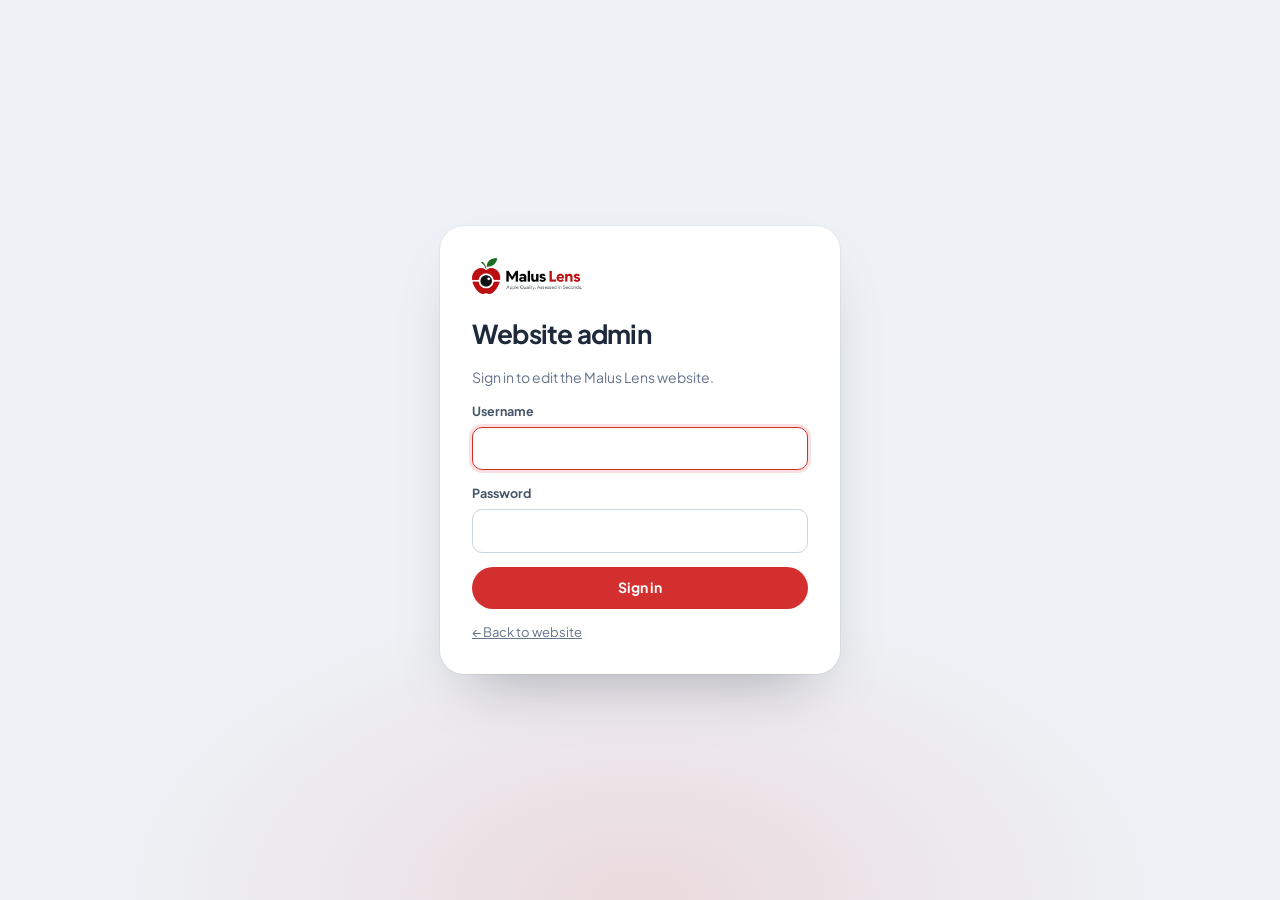
<file: admin/index.html>
<!doctype html>
<html lang="en">
<head>
  <meta charset="utf-8" />
  <meta name="viewport" content="width=device-width, initial-scale=1" />
  <meta name="robots" content="noindex, nofollow" />
  <title>Admin · Malus Lens</title>
  <link rel="icon" type="image/png" href="/images/brand/favicon-64.png" />
  <link rel="preconnect" href="https://fonts.googleapis.com" />
  <link rel="preconnect" href="https://fonts.gstatic.com" crossorigin />
  <link href="https://fonts.googleapis.com/css2?family=Plus+Jakarta+Sans:wght@400;500;600;700;800&display=swap" rel="stylesheet" />
  <link rel="stylesheet" href="/admin/admin.css?v=2" />
</head>
<body>
  <!-- login -->
  <main class="login" id="login" hidden>
    <form class="login__card" id="login-form" novalidate>
      <img src="/images/brand/malus-lens-logo.png" alt="Malus Lens" class="login__logo" />
      <h1>Website admin</h1>
      <p class="muted">Sign in to edit the Malus Lens website.</p>
      <label class="field"><span>Username</span><input name="username" autocomplete="username" required /></label>
      <label class="field"><span>Password</span><input name="password" type="password" autocomplete="current-password" required /></label>
      <p class="err" role="alert" id="login-err"></p>
      <button class="btn btn--red btn--block" type="submit">Sign in</button>
      <a class="muted small" href="/">← Back to website</a>
    </form>
  </main>

  <!-- editor -->
  <div class="app" id="app" hidden>
    <header class="bar">
      <a class="bar__brand" href="/" target="_blank" rel="noopener"><img src="/images/brand/malus-lens-icon.png" alt="" /><b>Malus Lens</b><span>Website admin</span></a>
      <div class="seg" role="group" aria-label="Preview size">
        <button type="button" data-view="desktop" aria-pressed="true" title="Desktop preview"><svg viewBox="0 0 24 24"><rect x="3" y="4" width="18" height="12" rx="2"/><path d="M8 20h8M12 16v4"/></svg></button>
        <button type="button" data-view="mobile" aria-pressed="false" title="Phone preview"><svg viewBox="0 0 24 24"><rect x="7" y="3" width="10" height="18" rx="2.5"/><path d="M11 18h2"/></svg></button>
      </div>
      <span class="status" id="status" aria-live="polite">All changes published</span>
      <div class="bar__act">
        <button class="btn btn--ghost btn--sm" type="button" id="discard" disabled>Discard changes</button>
        <button class="btn btn--red btn--sm" type="button" id="publish" disabled>Publish</button>
        <button class="icon" type="button" id="logout" title="Log out" aria-label="Log out"><svg viewBox="0 0 24 24"><path d="M14 4h4a2 2 0 0 1 2 2v12a2 2 0 0 1-2 2h-4"/><path d="M10 16l-4-4 4-4M6 12h10"/></svg></button>
      </div>
    </header>
    <div class="work">
      <section class="stage" aria-label="Live preview">
        <p class="hint">Click any text in the preview to type over it. Click a photo to replace it. Lists marked <b>Edit in side panel</b> open their editor on the right.</p>
        <div class="frame" id="frame-wrap"><iframe id="frame" title="Website preview"></iframe></div>
      </section>
      <aside class="panel" aria-label="Editor">
        <nav class="tabs" role="tablist">
          <button role="tab" data-tab="text" aria-selected="true">Text</button>
          <button role="tab" data-tab="photos" aria-selected="false">Photos</button>
          <button role="tab" data-tab="testimonials" aria-selected="false">Testimonials</button>
          <button role="tab" data-tab="figures" aria-selected="false">Figures</button>
          <button role="tab" data-tab="cards" aria-selected="false">Cards</button>
          <button role="tab" data-tab="contact" aria-selected="false">Contact</button>
        </nav>
        <div class="pane" id="pane" role="tabpanel"></div>
      </aside>
    </div>
  </div>
  <input type="file" id="file" accept="image/jpeg,image/png,image/webp" hidden />
  <div class="toast" id="toast" role="status" aria-live="polite"></div>
  <script src="/admin/admin.js?v=2"></script>
</body>
</html>
</file>
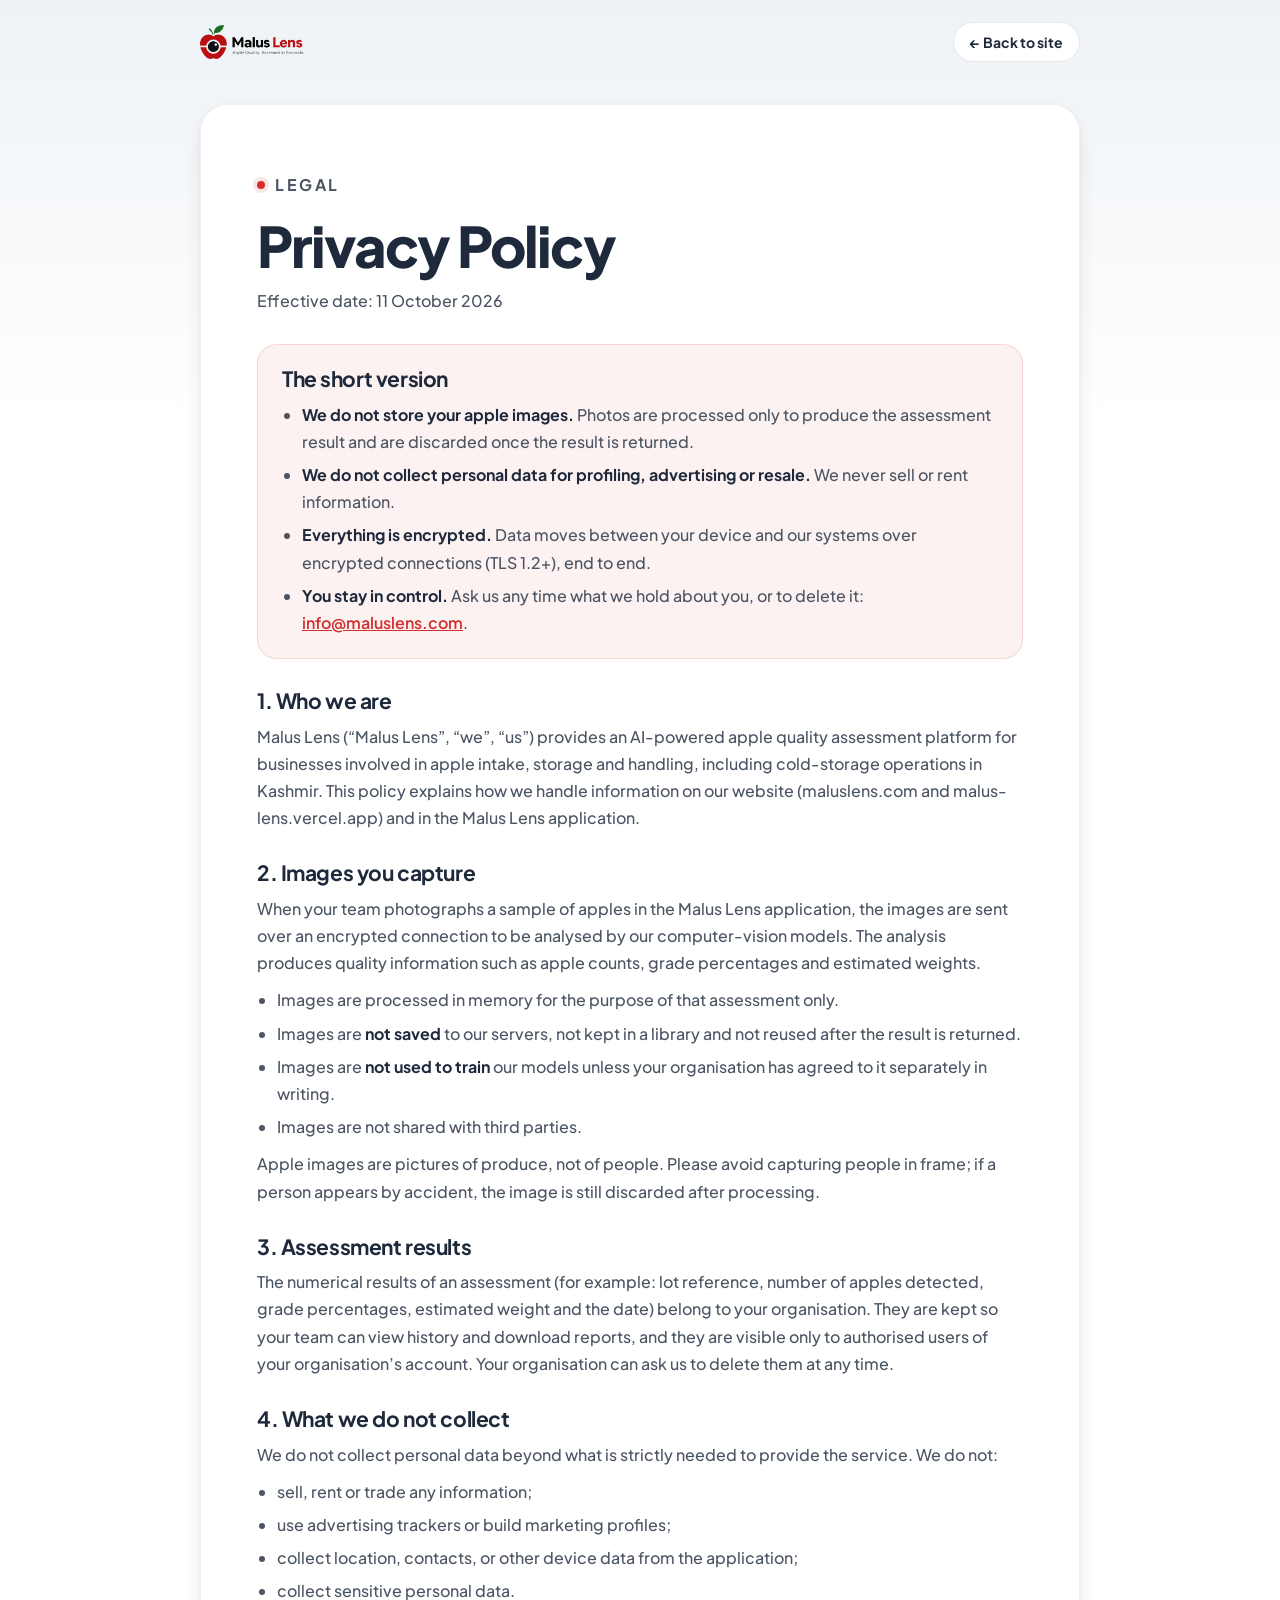
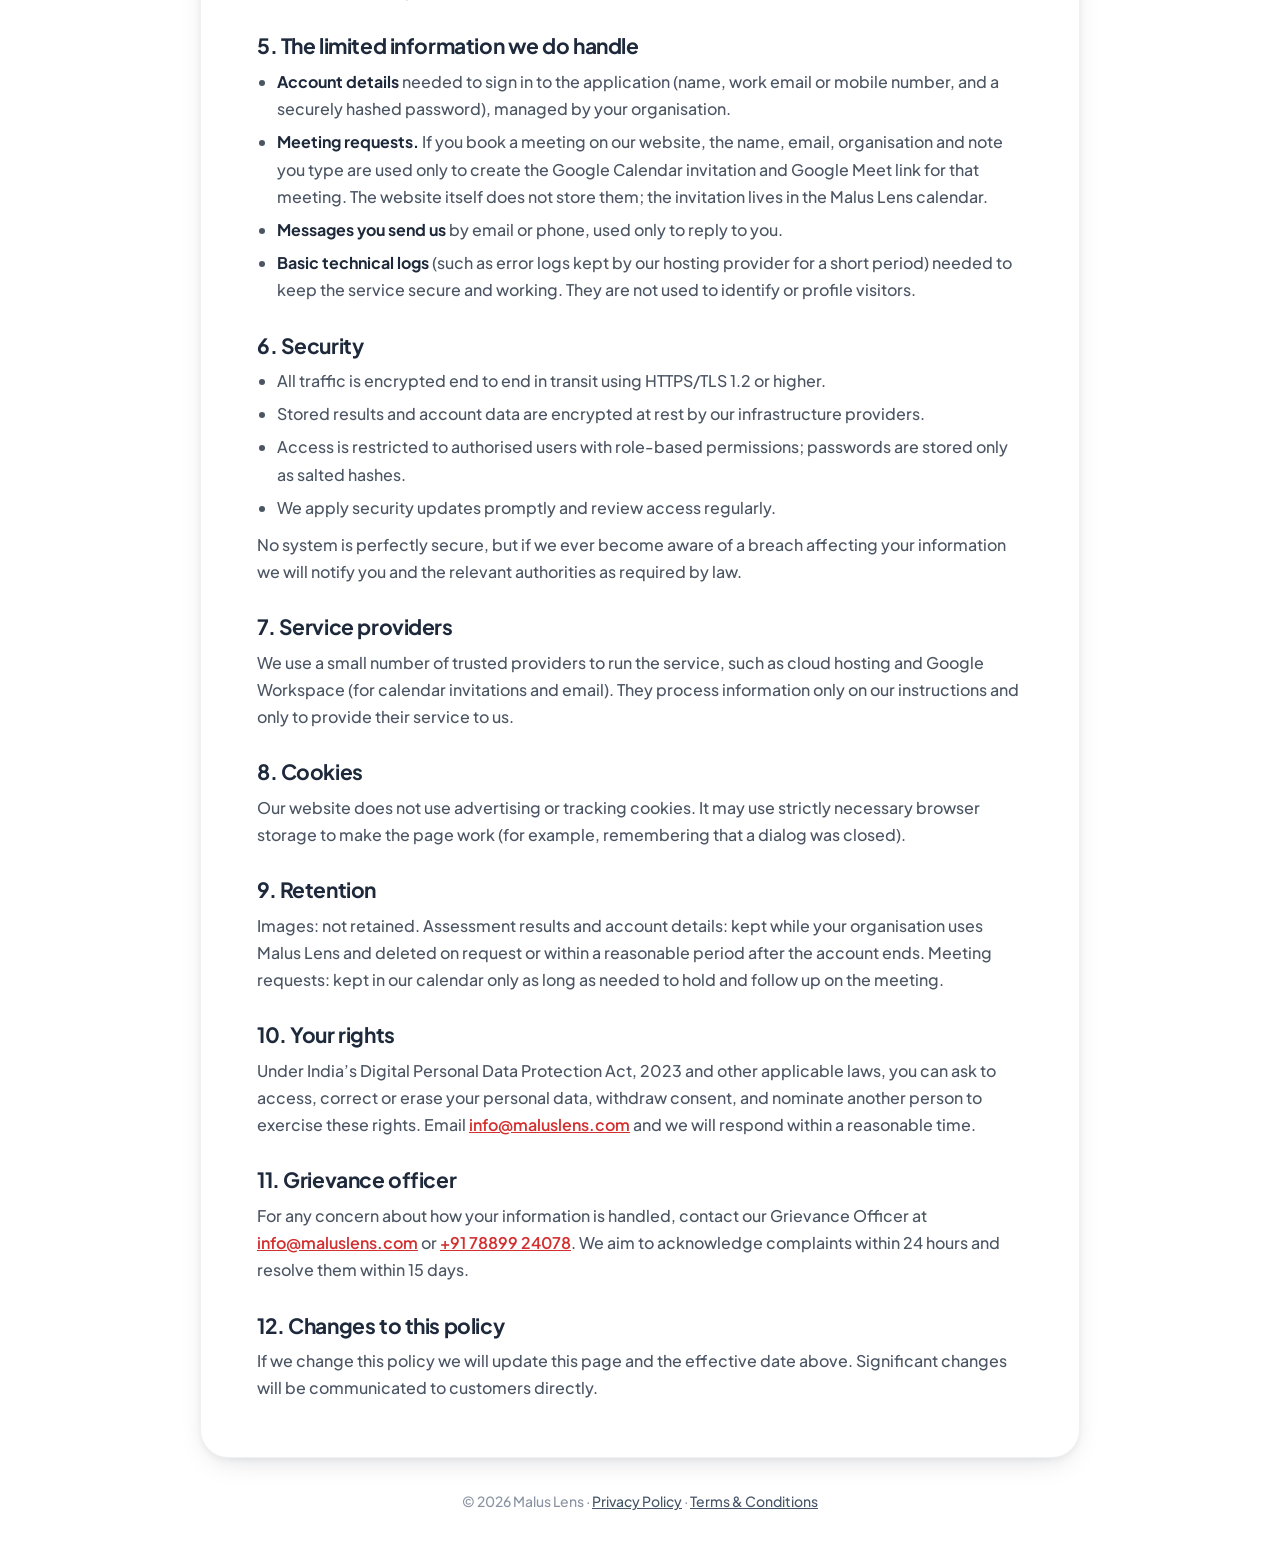
<file: privacy.html>
<!doctype html>
<html lang="en">
<head>
  <meta charset="utf-8" />
  <meta name="viewport" content="width=device-width, initial-scale=1" />
  <title>Privacy Policy · Malus Lens</title>
  <meta name="description" content="How Malus Lens handles images and information. We do not store apple images, we do not sell data, and everything is encrypted in transit." />
  <link rel="icon" type="image/png" href="images/brand/favicon-64.png" />
  <link rel="preconnect" href="https://fonts.googleapis.com" />
  <link rel="preconnect" href="https://fonts.gstatic.com" crossorigin />
  <link href="https://fonts.googleapis.com/css2?family=Instrument+Serif:ital@0;1&family=Plus+Jakarta+Sans:wght@300;400;500;600;700;800&display=swap" rel="stylesheet" />
  <link rel="stylesheet" href="css/styles.css?v=60" />
  <link rel="stylesheet" href="css/v2.css?v=60" />
  <link rel="stylesheet" href="css/extras.css?v=60" />
</head>
<body class="legal-page">
  <header class="legal-nav">
    <a href="index.html" class="legal-nav__logo"><img src="images/brand/malus-lens-logo.png" alt="Malus Lens" width="1535" height="504" /></a>
    <a href="index.html" class="btn btn--ghost btn--sm">← Back to site</a>
  </header>

  <main class="legal">
    <p class="label">Legal</p>
    <h1>Privacy Policy</h1>
    <p class="legal__meta">Effective date: 11 October 2026</p>

    <div class="legal__summary">
      <h2>The short version</h2>
      <ul>
        <li><b>We do not store your apple images.</b> Photos are processed only to produce the assessment result and are discarded once the result is returned.</li>
        <li><b>We do not collect personal data for profiling, advertising or resale.</b> We never sell or rent information.</li>
        <li><b>Everything is encrypted.</b> Data moves between your device and our systems over encrypted connections (TLS 1.2+), end to end.</li>
        <li><b>You stay in control.</b> Ask us any time what we hold about you, or to delete it: <a href="mailto:info@maluslens.com">info@maluslens.com</a>.</li>
      </ul>
    </div>

    <section>
      <h2>1. Who we are</h2>
      <p>Malus Lens (“Malus Lens”, “we”, “us”) provides an AI-powered apple quality assessment platform for businesses involved in apple intake, storage and handling, including cold-storage operations in Kashmir. This policy explains how we handle information on our website (maluslens.com and malus-lens.vercel.app) and in the Malus Lens application.</p>
    </section>

    <section>
      <h2>2. Images you capture</h2>
      <p>When your team photographs a sample of apples in the Malus Lens application, the images are sent over an encrypted connection to be analysed by our computer-vision models. The analysis produces quality information such as apple counts, grade percentages and estimated weights.</p>
      <ul>
        <li>Images are processed in memory for the purpose of that assessment only.</li>
        <li>Images are <b>not saved</b> to our servers, not kept in a library and not reused after the result is returned.</li>
        <li>Images are <b>not used to train</b> our models unless your organisation has agreed to it separately in writing.</li>
        <li>Images are not shared with third parties.</li>
      </ul>
      <p>Apple images are pictures of produce, not of people. Please avoid capturing people in frame; if a person appears by accident, the image is still discarded after processing.</p>
    </section>

    <section>
      <h2>3. Assessment results</h2>
      <p>The numerical results of an assessment (for example: lot reference, number of apples detected, grade percentages, estimated weight and the date) belong to your organisation. They are kept so your team can view history and download reports, and they are visible only to authorised users of your organisation’s account. Your organisation can ask us to delete them at any time.</p>
    </section>

    <section>
      <h2>4. What we do not collect</h2>
      <p>We do not collect personal data beyond what is strictly needed to provide the service. We do not:</p>
      <ul>
        <li>sell, rent or trade any information;</li>
        <li>use advertising trackers or build marketing profiles;</li>
        <li>collect location, contacts, or other device data from the application;</li>
        <li>collect sensitive personal data.</li>
      </ul>
    </section>

    <section>
      <h2>5. The limited information we do handle</h2>
      <ul>
        <li><b>Account details</b> needed to sign in to the application (name, work email or mobile number, and a securely hashed password), managed by your organisation.</li>
        <li><b>Meeting requests.</b> If you book a meeting on our website, the name, email, organisation and note you type are used only to create the Google Calendar invitation and Google Meet link for that meeting. The website itself does not store them; the invitation lives in the Malus Lens calendar.</li>
        <li><b>Messages you send us</b> by email or phone, used only to reply to you.</li>
        <li><b>Basic technical logs</b> (such as error logs kept by our hosting provider for a short period) needed to keep the service secure and working. They are not used to identify or profile visitors.</li>
      </ul>
    </section>

    <section>
      <h2>6. Security</h2>
      <ul>
        <li>All traffic is encrypted end to end in transit using HTTPS/TLS 1.2 or higher.</li>
        <li>Stored results and account data are encrypted at rest by our infrastructure providers.</li>
        <li>Access is restricted to authorised users with role-based permissions; passwords are stored only as salted hashes.</li>
        <li>We apply security updates promptly and review access regularly.</li>
      </ul>
      <p>No system is perfectly secure, but if we ever become aware of a breach affecting your information we will notify you and the relevant authorities as required by law.</p>
    </section>

    <section>
      <h2>7. Service providers</h2>
      <p>We use a small number of trusted providers to run the service, such as cloud hosting and Google Workspace (for calendar invitations and email). They process information only on our instructions and only to provide their service to us.</p>
    </section>

    <section>
      <h2>8. Cookies</h2>
      <p>Our website does not use advertising or tracking cookies. It may use strictly necessary browser storage to make the page work (for example, remembering that a dialog was closed).</p>
    </section>

    <section>
      <h2>9. Retention</h2>
      <p>Images: not retained. Assessment results and account details: kept while your organisation uses Malus Lens and deleted on request or within a reasonable period after the account ends. Meeting requests: kept in our calendar only as long as needed to hold and follow up on the meeting.</p>
    </section>

    <section>
      <h2>10. Your rights</h2>
      <p>Under India’s Digital Personal Data Protection Act, 2023 and other applicable laws, you can ask to access, correct or erase your personal data, withdraw consent, and nominate another person to exercise these rights. Email <a href="mailto:info@maluslens.com">info@maluslens.com</a> and we will respond within a reasonable time.</p>
    </section>

    <section>
      <h2>11. Grievance officer</h2>
      <p>For any concern about how your information is handled, contact our Grievance Officer at <a href="mailto:info@maluslens.com">info@maluslens.com</a> or <a href="tel:+917889924078">+91 78899 24078</a>. We aim to acknowledge complaints within 24 hours and resolve them within 15 days.</p>
    </section>

    <section>
      <h2>12. Changes to this policy</h2>
      <p>If we change this policy we will update this page and the effective date above. Significant changes will be communicated to customers directly.</p>
    </section>
  </main>

  <footer class="legal-foot">
    <p>© <span id="year">2026</span> Malus Lens · <a href="privacy.html">Privacy Policy</a> · <a href="terms.html">Terms &amp; Conditions</a></p>
  </footer>
  <script>document.getElementById('year').textContent = new Date().getFullYear();</script>
</body>
</html>
</file>
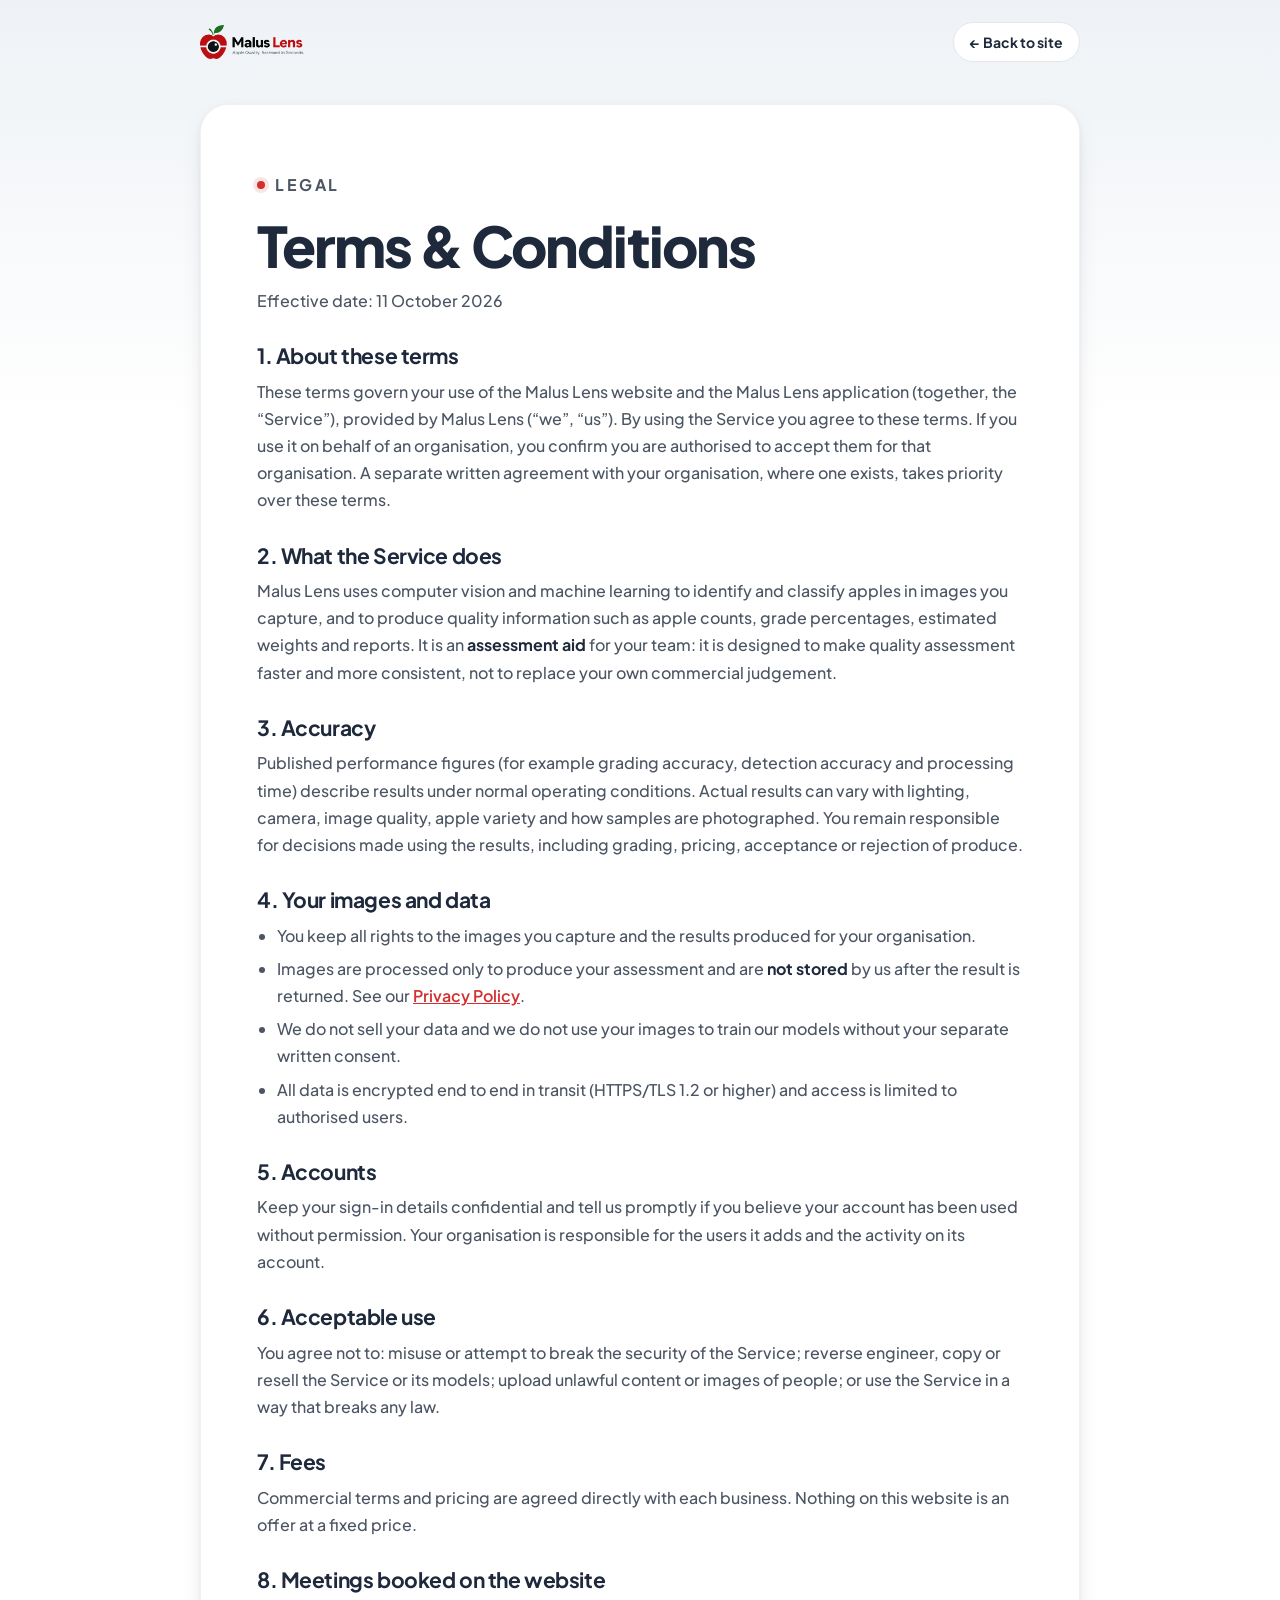
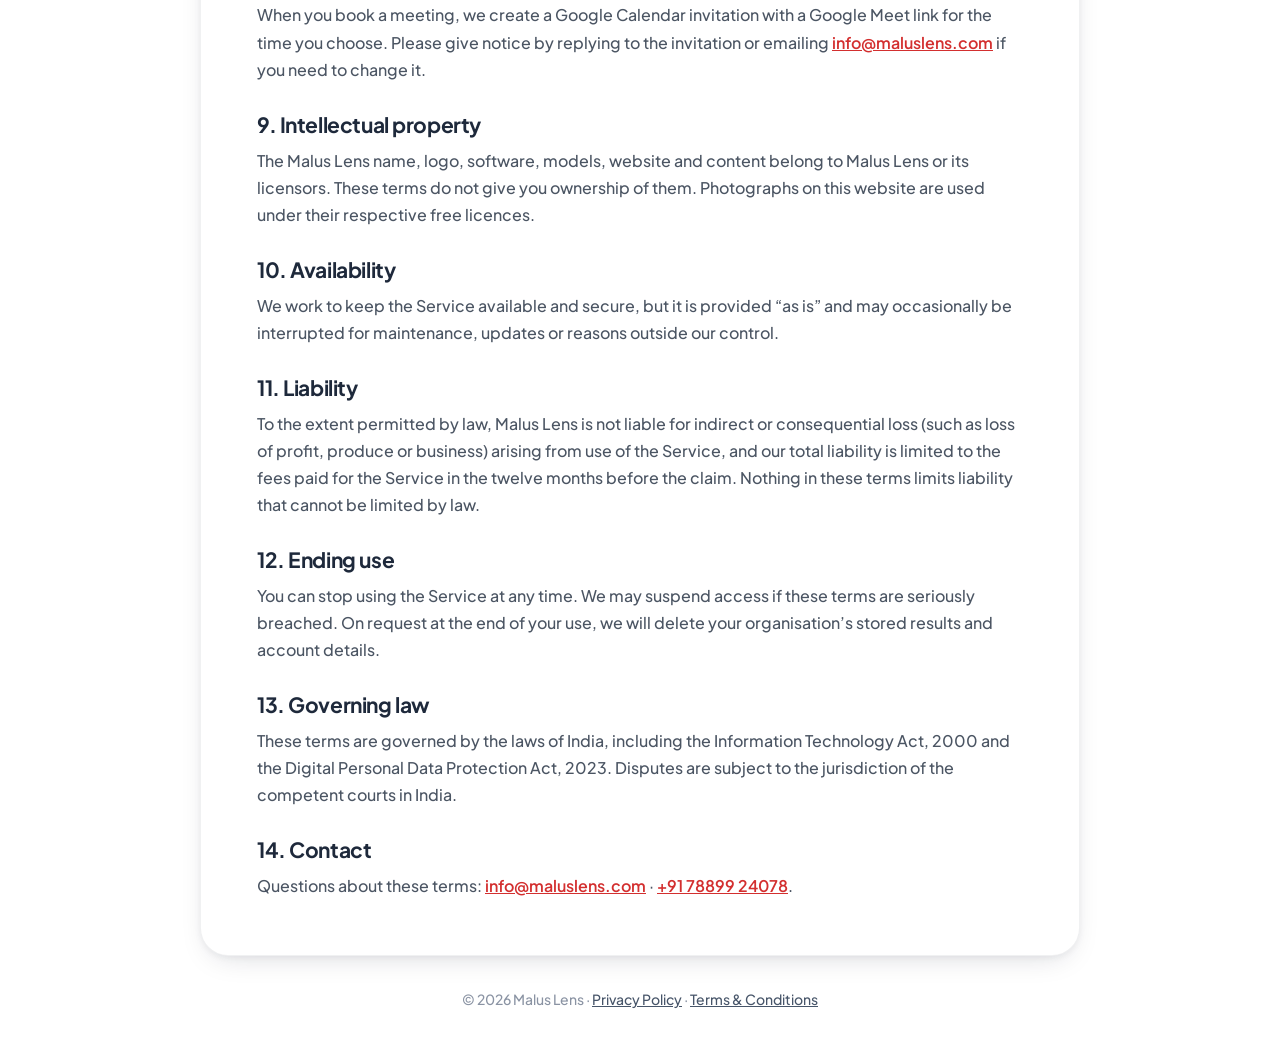
<file: terms.html>
<!doctype html>
<html lang="en">
<head>
  <meta charset="utf-8" />
  <meta name="viewport" content="width=device-width, initial-scale=1" />
  <title>Terms &amp; Conditions · Malus Lens</title>
  <meta name="description" content="The terms for using the Malus Lens website and AI-powered apple quality assessment application." />
  <link rel="icon" type="image/png" href="images/brand/favicon-64.png" />
  <link rel="preconnect" href="https://fonts.googleapis.com" />
  <link rel="preconnect" href="https://fonts.gstatic.com" crossorigin />
  <link href="https://fonts.googleapis.com/css2?family=Instrument+Serif:ital@0;1&family=Plus+Jakarta+Sans:wght@300;400;500;600;700;800&display=swap" rel="stylesheet" />
  <link rel="stylesheet" href="css/styles.css?v=60" />
  <link rel="stylesheet" href="css/v2.css?v=60" />
  <link rel="stylesheet" href="css/extras.css?v=60" />
</head>
<body class="legal-page">
  <header class="legal-nav">
    <a href="index.html" class="legal-nav__logo"><img src="images/brand/malus-lens-logo.png" alt="Malus Lens" width="1535" height="504" /></a>
    <a href="index.html" class="btn btn--ghost btn--sm">← Back to site</a>
  </header>

  <main class="legal">
    <p class="label">Legal</p>
    <h1>Terms &amp; Conditions</h1>
    <p class="legal__meta">Effective date: 11 October 2026</p>

    <section>
      <h2>1. About these terms</h2>
      <p>These terms govern your use of the Malus Lens website and the Malus Lens application (together, the “Service”), provided by Malus Lens (“we”, “us”). By using the Service you agree to these terms. If you use it on behalf of an organisation, you confirm you are authorised to accept them for that organisation. A separate written agreement with your organisation, where one exists, takes priority over these terms.</p>
    </section>

    <section>
      <h2>2. What the Service does</h2>
      <p>Malus Lens uses computer vision and machine learning to identify and classify apples in images you capture, and to produce quality information such as apple counts, grade percentages, estimated weights and reports. It is an <b>assessment aid</b> for your team: it is designed to make quality assessment faster and more consistent, not to replace your own commercial judgement.</p>
    </section>

    <section>
      <h2>3. Accuracy</h2>
      <p>Published performance figures (for example grading accuracy, detection accuracy and processing time) describe results under normal operating conditions. Actual results can vary with lighting, camera, image quality, apple variety and how samples are photographed. You remain responsible for decisions made using the results, including grading, pricing, acceptance or rejection of produce.</p>
    </section>

    <section>
      <h2>4. Your images and data</h2>
      <ul>
        <li>You keep all rights to the images you capture and the results produced for your organisation.</li>
        <li>Images are processed only to produce your assessment and are <b>not stored</b> by us after the result is returned. See our <a href="privacy.html">Privacy Policy</a>.</li>
        <li>We do not sell your data and we do not use your images to train our models without your separate written consent.</li>
        <li>All data is encrypted end to end in transit (HTTPS/TLS 1.2 or higher) and access is limited to authorised users.</li>
      </ul>
    </section>

    <section>
      <h2>5. Accounts</h2>
      <p>Keep your sign-in details confidential and tell us promptly if you believe your account has been used without permission. Your organisation is responsible for the users it adds and the activity on its account.</p>
    </section>

    <section>
      <h2>6. Acceptable use</h2>
      <p>You agree not to: misuse or attempt to break the security of the Service; reverse engineer, copy or resell the Service or its models; upload unlawful content or images of people; or use the Service in a way that breaks any law.</p>
    </section>

    <section>
      <h2>7. Fees</h2>
      <p>Commercial terms and pricing are agreed directly with each business. Nothing on this website is an offer at a fixed price.</p>
    </section>

    <section>
      <h2>8. Meetings booked on the website</h2>
      <p>When you book a meeting, we create a Google Calendar invitation with a Google Meet link for the time you choose. Please give notice by replying to the invitation or emailing <a href="mailto:info@maluslens.com">info@maluslens.com</a> if you need to change it.</p>
    </section>

    <section>
      <h2>9. Intellectual property</h2>
      <p>The Malus Lens name, logo, software, models, website and content belong to Malus Lens or its licensors. These terms do not give you ownership of them. Photographs on this website are used under their respective free licences.</p>
    </section>

    <section>
      <h2>10. Availability</h2>
      <p>We work to keep the Service available and secure, but it is provided “as is” and may occasionally be interrupted for maintenance, updates or reasons outside our control.</p>
    </section>

    <section>
      <h2>11. Liability</h2>
      <p>To the extent permitted by law, Malus Lens is not liable for indirect or consequential loss (such as loss of profit, produce or business) arising from use of the Service, and our total liability is limited to the fees paid for the Service in the twelve months before the claim. Nothing in these terms limits liability that cannot be limited by law.</p>
    </section>

    <section>
      <h2>12. Ending use</h2>
      <p>You can stop using the Service at any time. We may suspend access if these terms are seriously breached. On request at the end of your use, we will delete your organisation’s stored results and account details.</p>
    </section>

    <section>
      <h2>13. Governing law</h2>
      <p>These terms are governed by the laws of India, including the Information Technology Act, 2000 and the Digital Personal Data Protection Act, 2023. Disputes are subject to the jurisdiction of the competent courts in India.</p>
    </section>

    <section>
      <h2>14. Contact</h2>
      <p>Questions about these terms: <a href="mailto:info@maluslens.com">info@maluslens.com</a> · <a href="tel:+917889924078">+91 78899 24078</a>.</p>
    </section>
  </main>

  <footer class="legal-foot">
    <p>© <span id="year">2026</span> Malus Lens · <a href="privacy.html">Privacy Policy</a> · <a href="terms.html">Terms &amp; Conditions</a></p>
  </footer>
  <script>document.getElementById('year').textContent = new Date().getFullYear();</script>
</body>
</html>
</file>
<file: admin/admin.css>
:root { --red: #D32F2F; --red-dark: #B71C1C; --ink: #1E293B; --ink-2: #475569; --ink-3: #64748B; --line: #E5E7EB; --tint: #F8FAFC; --ok: #15803D; --font: 'Plus Jakarta Sans', system-ui, sans-serif; }
*, *::before, *::after { box-sizing: border-box; }
html, body { height: 100%; }
body { margin: 0; font-family: var(--font); color: var(--ink); background: #EEF2F6; font-size: 14px; line-height: 1.5; -webkit-font-smoothing: antialiased; }
h1, h2, h3, p { margin: 0; }
button, input, textarea, select { font: inherit; color: inherit; }
svg { width: 18px; height: 18px; fill: none; stroke: currentColor; stroke-width: 1.8; stroke-linecap: round; stroke-linejoin: round; }
:focus-visible { outline: 3px solid rgba(211, 47, 47, .5); outline-offset: 2px; }
[hidden] { display: none !important; }
.muted { color: var(--ink-3); } .small { font-size: 13px; }

.btn { display: inline-flex; align-items: center; justify-content: center; gap: 8px; min-height: 42px; padding: 0 18px; border-radius: 999px; border: 1px solid transparent; cursor: pointer; font-weight: 700; white-space: nowrap; transition: background-color .2s, border-color .2s, opacity .2s; }
.btn--sm { min-height: 36px; padding: 0 14px; font-size: 13.5px; }
.btn--red { background: var(--red); color: #fff; } .btn--red:hover:not(:disabled) { background: var(--red-dark); }
.btn--ghost { background: #fff; border-color: var(--line); } .btn--ghost:hover:not(:disabled) { border-color: var(--ink); }
.btn--block { width: 100%; }
.btn:disabled { opacity: .45; cursor: not-allowed; }
.icon { width: 38px; height: 38px; border-radius: 50%; border: 0; background: none; cursor: pointer; display: grid; place-items: center; color: var(--ink-2); }
.icon:hover { background: var(--tint); color: var(--red); }
.link { background: none; border: 0; padding: 0; cursor: pointer; color: var(--red); font-weight: 700; font-size: 13px; }
.link--muted { color: var(--ink-3); font-weight: 600; }

/* login */
.login { min-height: 100%; display: grid; place-items: center; padding: 20px; background: radial-gradient(60% 50% at 50% 100%, rgba(211, 47, 47, .12), transparent 70%), #EEF2F6; }
.login__card { width: min(400px, 100%); background: #fff; border-radius: 24px; padding: 32px; box-shadow: 0 30px 60px -30px rgba(15, 23, 42, .35), 0 0 0 1px rgba(15, 23, 42, .05); display: grid; gap: 14px; }
.login__logo { height: 36px; width: auto; margin-bottom: 6px; }
.login h1 { font-size: 26px; letter-spacing: -.03em; }
.field { display: grid; gap: 6px; }
.field > span { font-size: 12.5px; font-weight: 700; color: var(--ink-2); }
.field input, .field textarea, .field select { width: 100%; padding: 10px 12px; border: 1px solid #CBD5E1; border-radius: 10px; background: #fff; font-size: 14.5px; }
.field textarea { resize: vertical; min-height: 64px; line-height: 1.45; }
.field input:focus, .field textarea:focus, .field select:focus { outline: none; border-color: var(--red); box-shadow: 0 0 0 3px rgba(211, 47, 47, .14); }
.err { color: var(--red-dark); font-weight: 600; font-size: 13.5px; }
.err:empty { display: none; }

/* editor layout */
.app { height: 100%; display: flex; flex-direction: column; }
.bar { flex: none; display: flex; align-items: center; gap: 14px; padding: 10px 16px; background: #fff; border-bottom: 1px solid var(--line); }
.bar__brand { display: flex; align-items: center; gap: 10px; text-decoration: none; }
.bar__brand img { width: 30px; height: 30px; object-fit: contain; }
.bar__brand b { font-size: 15px; } .bar__brand span { font-size: 12px; color: var(--ink-3); padding-left: 10px; border-left: 1px solid var(--line); }
.seg { display: inline-flex; padding: 3px; border-radius: 999px; background: var(--tint); border: 1px solid var(--line); margin-left: 8px; }
.seg button { width: 36px; height: 30px; border: 0; border-radius: 999px; background: none; cursor: pointer; color: var(--ink-3); display: grid; place-items: center; }
.seg button[aria-pressed="true"] { background: #fff; color: var(--ink); box-shadow: 0 1px 3px rgba(15, 23, 42, .12); }
.status { margin-left: auto; font-size: 13px; color: var(--ink-3); display: inline-flex; align-items: center; gap: 7px; }
.status::before { content: ''; width: 8px; height: 8px; border-radius: 50%; background: var(--ok); }
.status.is-dirty::before { background: #F59E0B; } .status.is-busy::before { background: var(--red); animation: pulse 1s infinite; }
@keyframes pulse { 50% { opacity: .3; } }
.bar__act { display: flex; align-items: center; gap: 8px; }
.work { flex: 1; min-height: 0; display: grid; grid-template-columns: 1fr 420px; }
.stage { min-width: 0; display: flex; flex-direction: column; padding: 12px 16px 16px; gap: 10px; }
.hint { font-size: 12.5px; color: var(--ink-3); }
.hint b { color: var(--red); }
.frame { flex: 1; min-height: 0; position: relative; overflow: hidden; display: flex; justify-content: center; }
.frame iframe { flex: none; width: 100%; height: 100%; transform-origin: 0 0; border: 0; border-radius: 14px; background: #fff; box-shadow: 0 20px 50px -30px rgba(15, 23, 42, .5), 0 0 0 1px rgba(15, 23, 42, .06); transition: width .35s ease; }
.frame:not(.is-mobile) { justify-content: flex-start; }
.panel { min-height: 0; display: flex; flex-direction: column; background: #fff; border-left: 1px solid var(--line); }
.tabs { flex: none; display: flex; gap: 2px; padding: 8px 10px 0; border-bottom: 1px solid var(--line); overflow-x: auto; scrollbar-width: none; }
.tabs button { flex: none; padding: 9px 11px 11px; border: 0; background: none; cursor: pointer; font-weight: 700; font-size: 13px; color: var(--ink-3); border-bottom: 2px solid transparent; }
.tabs button[aria-selected="true"] { color: var(--ink); border-bottom-color: var(--red); }
.pane { flex: 1; overflow-y: auto; padding: 16px; display: grid; gap: 14px; align-content: start; }
.pane h2 { font-size: 16px; letter-spacing: -.01em; }
.pane .lead { font-size: 13px; color: var(--ink-3); margin-top: -8px; }
.search { width: 100%; padding: 9px 12px; border: 1px solid #CBD5E1; border-radius: 999px; }
.group { font-size: 11px; font-weight: 800; letter-spacing: .12em; text-transform: uppercase; color: var(--ink-3); margin-top: 6px; }
.item { border: 1px solid var(--line); border-radius: 14px; padding: 12px; display: grid; gap: 8px; background: #fff; }
.item.is-changed { border-color: rgba(245, 158, 11, .6); background: #FFFBEB; }
.item__head { display: flex; align-items: center; justify-content: space-between; gap: 8px; }
.item__head b { font-size: 12.5px; }
.item__head span { display: flex; gap: 10px; }
.row { display: grid; grid-template-columns: 1fr 1fr; gap: 8px; }
.row--3 { grid-template-columns: 1fr 1fr 1fr; }
.photo { display: grid; grid-template-columns: 96px 1fr; gap: 12px; align-items: center; }
.photo img { width: 96px; height: 72px; object-fit: cover; border-radius: 10px; background: var(--tint); }
.photo--round img { width: 64px; height: 64px; border-radius: 50%; }
.check { display: flex; gap: 10px; align-items: flex-start; font-size: 13.5px; }
.check input { margin-top: 3px; accent-color: var(--red); }
.empty { text-align: center; padding: 24px; color: var(--ink-3); border: 1px dashed #CBD5E1; border-radius: 14px; }
.note { font-size: 12.5px; color: var(--ink-2); background: var(--tint); border-radius: 12px; padding: 10px 12px; }

.toast { position: fixed; left: 50%; bottom: 20px; translate: -50% 16px; opacity: 0; background: var(--ink); color: #fff; padding: 11px 16px; border-radius: 12px; font-weight: 600; font-size: 13.5px; transition: opacity .25s, translate .25s; pointer-events: none; z-index: 50; }
.toast.show { opacity: 1; translate: -50% 0; }
.uploading { position: fixed; inset: 0; display: grid; place-items: center; background: rgba(15, 23, 42, .25); z-index: 40; color: #fff; font-weight: 700; }

@media (max-width: 1000px) {
  .work { grid-template-columns: 1fr; grid-template-rows: 55vh auto; }
  .panel { border-left: 0; border-top: 1px solid var(--line); }
  .bar__brand span, .seg { display: none; }
}
@media (max-width: 560px) { .status { display: none; } }
</file>
<file: css/styles.css>
/* ===== Malus Lens — design tokens ===== */
:root {
  --red: #D32F2F;
  --red-dark: #B71C1C;
  --ink: #1E293B;
  --white: #FFFFFF;

  --ink-2: #475569;      /* secondary text */
  --ink-3: #64748B;      /* muted text */
  --line: #E5E7EB;       /* borders / dividers */
  --line-2: #F1F5F9;
  --card: #FFFFFF;
  --tint: #F8FAFC;       /* very light neutral panel */
  --red-tint: #FDF2F2;
  --ok: #15803D;
  --warn: #B45309;

  --r-sm: 8px;
  --r: 12px;
  --r-lg: 18px;

  --sh-1: 0 1px 2px rgba(15, 23, 42, .06), 0 1px 1px rgba(15, 23, 42, .04);
  --sh-2: 0 10px 30px -12px rgba(15, 23, 42, .18), 0 2px 6px rgba(15, 23, 42, .05);
  --sh-3: 0 30px 60px -20px rgba(15, 23, 42, .25);

  --s-1: 4px; --s-2: 8px; --s-3: 12px; --s-4: 16px; --s-5: 24px; --s-6: 32px; --s-7: 48px; --s-8: 64px; --s-9: 96px; --s-10: 128px;

  --nav-h: 72px;
  --ease: cubic-bezier(.2, .7, .2, 1);
  --font: 'Plus Jakarta Sans', system-ui, -apple-system, 'Segoe UI', sans-serif;
}

*, *::before, *::after { box-sizing: border-box; }
html { overflow-x: clip; scroll-behavior: smooth; scroll-padding-top: calc(var(--nav-h) + 8px); -webkit-text-size-adjust: 100%; }
body {
  margin: 0; background: var(--white); color: var(--ink);
  font-family: var(--font); font-size: 17px; line-height: 1.6; font-weight: 500;
  -webkit-font-smoothing: antialiased; overflow-x: clip;
}
img { max-width: 100%; display: block; }
h1, h2, h3, h4 { margin: 0; letter-spacing: -.02em; line-height: 1.12; color: var(--ink); }
h2 { font-size: clamp(30px, 4.2vw, 50px); font-weight: 800; max-width: 18ch; }
h3 { font-size: 18px; font-weight: 700; letter-spacing: -.01em; }
p { margin: 0; }
a { color: inherit; }
button { font: inherit; }
.container { width: min(1240px, 100% - 32px); margin-inline: auto; }
.skip { position: absolute; left: -999px; top: 8px; z-index: 100; background: var(--ink); color: #fff; padding: 10px 14px; border-radius: 8px; }
.skip:focus { left: 8px; }
:focus-visible { outline: 3px solid var(--red); outline-offset: 3px; border-radius: 6px; }

.label { font-size: 13px; font-weight: 700; letter-spacing: .14em; text-transform: uppercase; color: var(--red); margin-bottom: var(--s-4); }
.label--light { color: #FCA5A5; }
.lead { font-size: clamp(17px, 1.5vw, 19px); color: var(--ink-2); line-height: 1.65; max-width: 56ch; margin-top: var(--s-5); }
.ico { width: 18px; height: 18px; fill: none; stroke: currentColor; stroke-width: 2; stroke-linecap: round; stroke-linejoin: round; }

/* ===== Buttons ===== */
.btn {
  --bg: var(--ink); --fg: #fff; --bd: transparent;
  display: inline-flex; align-items: center; justify-content: center; gap: 10px;
  height: 48px; padding: 0 22px; border-radius: 10px; border: 1.5px solid var(--bd);
  background: var(--bg); color: var(--fg); font-weight: 700; font-size: 15px; text-decoration: none;
  cursor: pointer; white-space: nowrap; position: relative; overflow: hidden;
  transition: transform .2s var(--ease), background-color .2s, box-shadow .25s var(--ease), border-color .2s, color .2s;
}
.btn:hover { transform: translateY(-1px); }
.btn:active { transform: translateY(1px) scale(.98); }
.btn--primary { --bg: var(--red); box-shadow: 0 8px 20px -8px rgba(211, 47, 47, .55); }
.btn--primary:hover { --bg: var(--red-dark); box-shadow: 0 12px 26px -10px rgba(183, 28, 28, .6); }
.btn--primary .ico { transition: transform .25s var(--ease); }
.btn--primary:hover .ico { transform: translateX(3px); }
.btn--ghost { --bg: #fff; --fg: var(--ink); --bd: var(--line); }
.btn--ghost:hover { --bd: var(--ink); }
.btn--light { --bg: transparent; --fg: #fff; --bd: rgba(255, 255, 255, .35); }
.btn--light:hover { --bd: #fff; --bg: rgba(255, 255, 255, .06); }
.btn--sm { height: 40px; padding: 0 16px; font-size: 14px; }
.btn--lg { height: 54px; padding: 0 26px; font-size: 16px; }
.btn--block { width: 100%; }
.linklike { background: none; border: 0; padding: 0; cursor: pointer; color: inherit; text-align: left; }

.tag { display: inline-flex; align-items: center; gap: 6px; font-size: 11px; font-weight: 700; letter-spacing: .1em; text-transform: uppercase; color: var(--ink-3); background: #fff; border: 1px solid var(--line); padding: 5px 10px; border-radius: 999px; }
.ph-chip { display: inline-block; font-size: .82em; font-weight: 700; color: var(--red-dark); background: var(--red-tint); border: 1px dashed rgba(211, 47, 47, .45); padding: 2px 8px; border-radius: 6px; letter-spacing: .02em; }

/* ===== Navigation ===== */
.nav { position: fixed; inset: 0 0 auto; z-index: 50; height: var(--nav-h); transition: background-color .3s, box-shadow .3s, height .3s; }
.nav.is-scrolled { background: rgba(255, 255, 255, .92); backdrop-filter: saturate(1.4) blur(10px); -webkit-backdrop-filter: saturate(1.4) blur(10px); box-shadow: 0 1px 0 var(--line); }
.nav__inner { height: 100%; display: flex; align-items: center; gap: var(--s-6); }
.nav__logo img { height: 38px; width: auto; }
.nav__links { display: flex; gap: 4px; margin-left: auto; }
.nav__links a { position: relative; padding: 8px 12px; font-size: 15px; font-weight: 600; color: var(--ink-2); text-decoration: none; border-radius: 8px; transition: color .2s; }
.nav__links a::after { content: ''; position: absolute; left: 12px; right: 12px; bottom: 3px; height: 2px; background: var(--red); border-radius: 2px; transform: scaleX(0); transform-origin: left; transition: transform .3s var(--ease); }
.nav__links a:hover, .nav__links a.is-active { color: var(--ink); }
.nav__links a.is-active::after, .nav__links a:hover::after { transform: scaleX(1); }
.nav__actions { display: flex; gap: 10px; }
.nav__toggle { display: none; margin-left: auto; width: 44px; height: 44px; border: 1px solid var(--line); background: #fff; border-radius: 10px; cursor: pointer; position: relative; }
.nav__toggle span { position: absolute; left: 12px; right: 12px; height: 2px; background: var(--ink); border-radius: 2px; transition: transform .3s var(--ease), top .3s var(--ease); }
.nav__toggle span:first-child { top: 17px; } .nav__toggle span:last-child { top: 25px; }
.nav__toggle[aria-expanded="true"] span:first-child { top: 21px; transform: rotate(45deg); }
.nav__toggle[aria-expanded="true"] span:last-child { top: 21px; transform: rotate(-45deg); }
.mobile-menu { position: fixed; inset: var(--nav-h) 0 0; background: #fff; padding: var(--s-5) 16px calc(var(--s-6) + env(safe-area-inset-bottom)); display: flex; flex-direction: column; justify-content: space-between; animation: menuIn .35s var(--ease); overflow-y: auto; }
.mobile-menu[hidden] { display: none; }
.mobile-menu nav { display: flex; flex-direction: column; }
.mobile-menu nav a { font-size: 26px; font-weight: 700; letter-spacing: -.02em; text-decoration: none; padding: 14px 4px; border-bottom: 1px solid var(--line); }
.mobile-menu__cta { display: grid; gap: 10px; margin-top: var(--s-6); }
@keyframes menuIn { from { opacity: 0; transform: translateY(-8px); } }

/* ===== 3D canvas & slots ===== */
#apple-canvas { position: absolute; inset: 0; width: 100%; height: 100%; z-index: 2; pointer-events: none; }
.apple-slot { position: relative; width: 100%; aspect-ratio: 1; }
.apple-fallback { position: absolute; inset: 14%; width: 72%; height: 72%; object-fit: contain; opacity: 0; transition: opacity .4s; }
.no-webgl .apple-fallback { opacity: 1; }
.no-webgl #apple-canvas { display: none; }

/* ===== Hero ===== */
.hero { position: relative; min-height: 100svh; display: flex; align-items: center; padding: calc(var(--nav-h) + var(--s-6)) 0 var(--s-8); overflow: hidden; }
.hero::before { content: ''; position: absolute; inset: 0; z-index: -1; background-image: radial-gradient(circle, #CBD5E1 1px, transparent 1.2px); background-size: 26px 26px; -webkit-mask-image: radial-gradient(ellipse 60% 60% at 75% 45%, #000 0%, transparent 70%); mask-image: radial-gradient(ellipse 60% 60% at 75% 45%, #000 0%, transparent 70%); opacity: .55; }
.hero__grid { display: grid; grid-template-columns: 1.05fr 1fr; gap: var(--s-8); align-items: center; }
.eyebrow { display: inline-flex; align-items: center; gap: 10px; font-size: 13px; font-weight: 700; letter-spacing: .14em; text-transform: uppercase; color: var(--ink-2); border: 1px solid var(--line); padding: 8px 14px 8px 12px; border-radius: 999px; background: #fff; }
.dot { width: 8px; height: 8px; border-radius: 50%; background: var(--red); box-shadow: 0 0 0 4px rgba(211, 47, 47, .15); animation: pulse 2.2s infinite; }
@keyframes pulse { 50% { box-shadow: 0 0 0 7px rgba(211, 47, 47, 0); } }
.hero__title { font-size: clamp(44px, 6.6vw, 86px); font-weight: 800; letter-spacing: -.035em; line-height: 1.02; margin-top: var(--s-5); }
.hero__title .accent { color: var(--red); }
.hero__title .w { display: inline-block; overflow: hidden; vertical-align: bottom; padding-bottom: .06em; }
.hero__title .w > span { display: inline-block; transform: translateY(105%); transition: transform 1s var(--ease); transition-delay: var(--wd); }
.is-loaded .hero__title .w > span { transform: none; }
.hero__lead { font-size: clamp(18px, 1.6vw, 21px); color: var(--ink-2); max-width: 34ch; margin-top: var(--s-5); line-height: 1.55; }
.hero__ctas { display: flex; gap: 12px; flex-wrap: wrap; margin-top: var(--s-6); }
.hero__note { margin-top: var(--s-5); font-size: 14px; color: var(--ink-3); display: flex; align-items: center; gap: 8px; }
.hero__note::before { content: ''; width: 18px; height: 1.5px; background: var(--red); }

.hero__visual { position: relative; }
.viewfinder { position: relative; width: min(100%, 560px); margin-inline: auto; padding: 6%; }
.vf { position: absolute; width: 34px; height: 34px; border: 2px solid var(--ink); opacity: .85; transition: transform .6s var(--ease); }
.vf--tl { top: 0; left: 0; border-right: 0; border-bottom: 0; border-top-left-radius: 8px; }
.vf--tr { top: 0; right: 0; border-left: 0; border-bottom: 0; border-top-right-radius: 8px; }
.vf--bl { bottom: 0; left: 0; border-right: 0; border-top: 0; border-bottom-left-radius: 8px; }
.vf--br { bottom: 0; right: 0; border-left: 0; border-top: 0; border-bottom-right-radius: 8px; }
.viewfinder.is-focus .vf--tl { transform: translate(8px, 8px); } .viewfinder.is-focus .vf--tr { transform: translate(-8px, 8px); }
.viewfinder.is-focus .vf--bl { transform: translate(8px, -8px); } .viewfinder.is-focus .vf--br { transform: translate(-8px, -8px); }
.hud { position: absolute; top: 14px; font-size: 11px; font-weight: 700; letter-spacing: .14em; text-transform: uppercase; color: var(--ink-3); display: flex; align-items: center; gap: 8px; }
.hud--tl { left: 48px; } .hud--tr { right: 48px; font-variant-numeric: tabular-nums; }
.rec { width: 7px; height: 7px; border-radius: 50%; background: var(--red); animation: blink 1.4s steps(2) infinite; }
@keyframes blink { 50% { opacity: .2; } }
.hud-flow { position: absolute; left: 0; right: 0; bottom: 12px; display: flex; justify-content: center; align-items: center; gap: 10px; font-size: 11px; font-weight: 700; letter-spacing: .14em; text-transform: uppercase; color: var(--ink-3); }
.hud-flow i { width: 26px; height: 1.5px; background: linear-gradient(90deg, var(--line), var(--red)); }
.hud-flow span.on { color: var(--red); }
.drag-hint { text-align: center; font-size: 12px; color: var(--ink-3); margin-top: 10px; letter-spacing: .04em; }
.apple-slot--hero { cursor: grab; touch-action: pan-y; }
.apple-slot--hero:active { cursor: grabbing; }

/* ===== Trust strip ===== */
.strip { border-block: 1px solid var(--line); overflow: hidden; padding: 18px 0; background: #fff; }
.strip__track { display: flex; width: max-content; animation: marquee 40s linear infinite; }
.strip ul { display: flex; list-style: none; margin: 0; padding: 0; }
.strip li { font-size: 14px; font-weight: 800; letter-spacing: .26em; text-transform: uppercase; color: var(--ink); padding: 0 40px; display: flex; align-items: center; gap: 80px; white-space: nowrap; }
.strip li::after { content: ''; width: 6px; height: 6px; border-radius: 50%; background: var(--red); margin-right: -43px; }
@keyframes marquee { to { transform: translateX(-50%); } }

/* ===== Sections ===== */
.section { padding: var(--s-10) 0; position: relative; }
.section-head { margin-bottom: var(--s-8); }
.section-head--split { display: grid; grid-template-columns: 1fr 1fr; gap: var(--s-7); align-items: end; }
.section-head--split .lead { margin-top: 0; }

/* Problem */
.problem__grid { display: grid; grid-template-columns: 1fr 1fr; gap: var(--s-9); align-items: start; }
.pressure { list-style: none; margin: var(--s-7) 0 0; padding: 0; counter-reset: p; border-top: 1px solid var(--line); }
.pressure li { counter-increment: p; display: grid; grid-template-columns: 44px 1fr; column-gap: 8px; padding: 18px 0; border-bottom: 1px solid var(--line); }
.pressure li::before { content: '0' counter(p); grid-row: span 2; font-size: 13px; font-weight: 800; color: var(--red); padding-top: 3px; letter-spacing: .06em; }
.pressure h3 { font-size: 17px; }
.pressure p { color: var(--ink-3); font-size: 15px; margin-top: 2px; }
.problem__media { position: relative; height: 760px; position: sticky; top: calc(var(--nav-h) + 24px); }
.ph { position: absolute; margin: 0; border-radius: var(--r-lg); overflow: hidden; box-shadow: var(--sh-3); background: var(--tint); }
.ph img { width: 100%; height: 100%; object-fit: cover; transform: scale(1.06); transition: transform 1.4s var(--ease); }
.ph:hover img { transform: scale(1.1); }
.ph--a { left: 0; top: 0; width: 62%; height: 300px; }
.ph--b { right: 0; top: 150px; width: 50%; height: 420px; z-index: 2; }
.ph--c { left: 8%; top: 340px; width: 46%; height: 330px; }
.ph__cap { position: absolute; left: 8%; top: 690px; font-size: 13px; color: var(--ink-3); display: flex; gap: 8px; align-items: center; }
.ph__cap::before { content: ''; width: 18px; height: 1.5px; background: var(--red); }

/* Solution */
.solution { background: linear-gradient(180deg, #fff, var(--tint) 30%, var(--tint) 70%, #fff); }
.solution__grid { display: grid; grid-template-columns: 1fr 1fr; gap: var(--s-9); align-items: center; }
.solution__visual { position: relative; max-width: 520px; width: 100%; margin-inline: auto; }
.apple-slot--scan::before { content: ''; position: absolute; inset: 6%; border-radius: 50%; border: 1px dashed #CBD5E1; animation: spin 40s linear infinite; }
.apple-slot--scan::after { content: ''; position: absolute; inset: 16%; border-radius: 50%; border: 1px solid var(--line); }
@keyframes spin { to { transform: rotate(360deg); } }
.scan-readout { position: absolute; left: 50%; bottom: -6px; transform: translateX(-50%); width: min(300px, 90%); background: #fff; border: 1px solid var(--line); box-shadow: var(--sh-2); border-radius: 12px; padding: 12px 14px; display: grid; grid-template-columns: 1fr auto; gap: 8px; font-size: 13px; font-weight: 600; color: var(--ink-2); }
.scan-readout b { color: var(--ink); font-variant-numeric: tabular-nums; }
.scan-bar { grid-column: 1 / -1; height: 4px; border-radius: 4px; background: var(--line-2); overflow: hidden; display: block; }
.scan-bar i { display: block; height: 100%; width: 0; background: var(--red); border-radius: 4px; }
.flow { list-style: none; padding: 0; margin: var(--s-7) 0 0; display: grid; gap: 0; position: relative; }
.flow::before { content: ''; position: absolute; left: 21px; top: 22px; bottom: 22px; width: 2px; background: var(--line); }
.flow::after { content: ''; position: absolute; left: 21px; top: 22px; width: 2px; height: calc(100% - 44px); background: var(--red); transform: scaleY(0); transform-origin: top; transition: transform 1.6s var(--ease) .3s; }
.flow.in::after { transform: scaleY(1); }
.flow li { display: grid; grid-template-columns: 44px 1fr; column-gap: 20px; padding: 14px 0; position: relative; }
.flow__n { grid-row: span 2; width: 44px; height: 44px; border-radius: 50%; background: #fff; border: 2px solid var(--line); display: grid; place-items: center; font-size: 13px; font-weight: 800; color: var(--ink); z-index: 1; transition: border-color .4s, background-color .4s, color .4s; }
.flow.in li:nth-child(1) .flow__n { transition-delay: .3s; } .flow.in li:nth-child(2) .flow__n { transition-delay: .9s; } .flow.in li:nth-child(3) .flow__n { transition-delay: 1.5s; }
.flow.in .flow__n { border-color: var(--red); background: var(--red); color: #fff; }
.flow h3 { padding-top: 10px; }
.flow p { color: var(--ink-3); font-size: 15px; }

/* Benefits */
.benefits__grid { display: grid; grid-template-columns: repeat(5, 1fr); gap: 16px; }
.bcard { position: relative; background: #fff; border: 1px solid var(--line); border-radius: var(--r-lg); padding: 28px 22px 26px; transition: transform .35s var(--ease), box-shadow .35s var(--ease), border-color .3s; overflow: hidden; }
.bcard::before { content: ''; position: absolute; inset: 0 0 auto; height: 3px; background: var(--red); transform: scaleX(0); transform-origin: left; transition: transform .45s var(--ease); }
.bcard:hover { transform: translateY(-6px); box-shadow: var(--sh-2); border-color: transparent; }
.bcard:hover::before { transform: scaleX(1); }
.bcard__icon { width: 52px; height: 52px; border-radius: 14px; background: var(--red-tint); color: var(--red); display: grid; place-items: center; margin-bottom: 22px; transition: background-color .3s, color .3s, transform .45s var(--ease); }
.bcard:hover .bcard__icon { background: var(--red); color: #fff; transform: rotate(-6deg) scale(1.05); }
.bcard__icon svg { width: 26px; height: 26px; fill: none; stroke: currentColor; stroke-width: 1.8; stroke-linecap: round; stroke-linejoin: round; }
.bcard__k { position: absolute; right: 18px; top: 22px; font-size: 12px; font-weight: 800; color: #CBD5E1; letter-spacing: .08em; }
.bcard h3 { font-size: 20px; }
.bcard p { color: var(--ink-3); font-size: 15px; margin-top: 8px; line-height: 1.55; }
.inline-cta { margin-top: var(--s-7); display: flex; align-items: center; justify-content: space-between; gap: 16px; padding: 20px 24px; border: 1px solid var(--line); border-radius: var(--r-lg); background: var(--tint); }
.inline-cta p { font-weight: 700; font-size: 18px; }

/* Operations */
.ops { background: var(--tint); }
.ops__grid { display: grid; grid-template-columns: repeat(4, 1fr); gap: 16px; }
.ocard { background: #fff; border-radius: var(--r-lg); overflow: hidden; border: 1px solid var(--line); transition: transform .35s var(--ease), box-shadow .35s var(--ease); display: flex; flex-direction: column; }
.ocard:hover { transform: translateY(-6px); box-shadow: var(--sh-2); }
.ocard__img { aspect-ratio: 4 / 3.4; overflow: hidden; position: relative; background: #e2e8f0; }
.ocard__img img { width: 100%; height: 100%; object-fit: cover; transition: transform 1.2s var(--ease); }
.ocard:hover .ocard__img img { transform: scale(1.06); }
.ocard__n { position: absolute; left: 14px; top: 14px; background: rgba(255, 255, 255, .92); font-size: 12px; font-weight: 800; padding: 4px 9px; border-radius: 6px; letter-spacing: .06em; }
.ocard__body { padding: 20px 20px 24px; }
.ocard__body p { color: var(--ink-3); font-size: 15px; margin-top: 8px; }

/* Performance */
.perf__grid { display: grid; grid-template-columns: 1.1fr .9fr; gap: var(--s-9); align-items: center; }
.perf__sub { margin-top: var(--s-6); font-size: 22px; color: var(--red); }
.perf__sub + .lead { margin-top: 10px; }
.metrics { display: grid; grid-template-columns: 1fr 1fr; gap: 12px; margin-top: var(--s-7); }
.metric { border: 1px solid var(--line); border-radius: var(--r); padding: 20px; background: #fff; transition: transform .3s var(--ease), box-shadow .3s var(--ease); }
.metric:hover { transform: translateY(-3px); box-shadow: var(--sh-2); }
.metric__v { font-size: clamp(30px, 3.2vw, 42px); font-weight: 800; letter-spacing: -.03em; line-height: 1.1; font-variant-numeric: tabular-nums; }
.metric__v .ph-chip { font-size: 14px; vertical-align: middle; }
.metric__l { font-size: 14px; font-weight: 700; color: var(--ink-2); margin-top: 8px; }
.metric__d { font-size: 13px; color: var(--ink-3); margin-top: 2px; }
.metric--pending .metric__d { color: var(--ink-3); font-style: normal; }
.detect { position: relative; max-width: 440px; width: 100%; margin-inline: auto; }
.detect .tag { position: absolute; top: 14px; left: 14px; z-index: 3; }
.detect__frame { position: relative; aspect-ratio: 900 / 1133; border-radius: var(--r-lg); overflow: hidden; box-shadow: var(--sh-3); background: #e2e8f0; }
.detect__frame img { position: absolute; inset: 0; width: 100%; height: 100%; object-fit: cover; }
.detect__boxes { position: absolute; inset: 0; }
.box { position: absolute; border: 2px solid var(--c); border-radius: 6px; opacity: 0; transform: scale(1.25); transition: opacity .35s, transform .45s var(--ease); box-shadow: 0 0 0 1px rgba(0, 0, 0, .15); }
.box.on { opacity: 1; transform: none; }
.box b { position: absolute; left: -2px; top: -20px; background: var(--c); color: #fff; font-size: 10px; font-weight: 800; padding: 2px 6px; border-radius: 4px 4px 4px 0; letter-spacing: .04em; white-space: nowrap; }
.box--a { --c: var(--ok); } .box--b { --c: var(--warn); }
.detect__sweep { position: absolute; left: 0; right: 0; top: 0; height: 30%; background: linear-gradient(180deg, transparent, rgba(255, 255, 255, .22) 85%, rgba(255, 255, 255, .7)); border-bottom: 2px solid rgba(255, 255, 255, .9); transform: translateY(-110%); pointer-events: none; }
.detect.is-running .detect__sweep { animation: sweep 2.6s var(--ease) forwards; }
@keyframes sweep { to { transform: translateY(340%); opacity: 0; } }
.detect__bar { position: relative; margin: -36px 16px 0; z-index: 3; background: #fff; border-radius: 14px; box-shadow: var(--sh-2); border: 1px solid var(--line); display: grid; grid-template-columns: repeat(3, 1fr); }
.detect__bar > div { padding: 12px 14px; }
.detect__bar > div + div { border-left: 1px solid var(--line); }
.detect__bar small { display: flex; align-items: center; gap: 6px; font-size: 12px; color: var(--ink-3); font-weight: 600; }
.detect__bar b { font-size: 24px; font-weight: 800; font-variant-numeric: tabular-nums; }
.sw { width: 10px; height: 10px; border-radius: 3px; border: 2px solid; }
.sw--a { border-color: var(--ok); } .sw--b { border-color: var(--warn); }

/* Showcase */
.showcase__grid { display: grid; grid-template-columns: .9fr 1.1fr; gap: var(--s-9); align-items: center; }
.steps { display: grid; gap: 8px; }
.step { display: grid; grid-template-columns: 44px 1fr; gap: 12px; text-align: left; padding: 18px 18px 22px; border-radius: var(--r); border: 1px solid transparent; background: transparent; cursor: pointer; position: relative; transition: background-color .3s, border-color .3s, box-shadow .3s; color: var(--ink); }
.step:hover { background: var(--tint); }
.step.is-active { background: #fff; border-color: var(--line); box-shadow: var(--sh-2); }
.step__n { font-size: 13px; font-weight: 800; color: var(--ink-3); padding-top: 2px; }
.step.is-active .step__n { color: var(--red); }
.step__t b { display: block; font-size: 18px; }
.step__t small { display: block; color: var(--ink-3); font-size: 14px; font-weight: 500; margin-top: 2px; }
.step__bar { position: absolute; left: 18px; right: 18px; bottom: 10px; height: 2px; background: var(--line-2); border-radius: 2px; overflow: hidden; display: none; }
.step.is-active .step__bar { display: block; }
.step__bar i { display: block; height: 100%; width: 0; background: var(--red); }
.step.is-active.is-timing .step__bar i { animation: fillbar var(--dur, 5s) linear forwards; }
@keyframes fillbar { to { width: 100%; } }
.stage { position: relative; display: grid; place-items: center; padding: var(--s-7) 0; background: radial-gradient(closest-side, var(--red-tint), transparent); }
.tag--stage { position: absolute; top: 0; right: 0; }
.phone { position: relative; width: 300px; aspect-ratio: 9 / 19; border-radius: 46px; background: #0F172A; padding: 11px; box-shadow: var(--sh-3), inset 0 0 0 2px #334155; transform: rotate(-2deg); transition: transform .8s var(--ease); }
.stage:hover .phone { transform: rotate(0deg) translateY(-6px); }
.phone__notch { position: absolute; top: 20px; left: 50%; transform: translateX(-50%); width: 88px; height: 24px; background: #0F172A; border-radius: 20px; z-index: 5; }
.phone__screen { position: relative; width: 100%; height: 100%; border-radius: 36px; overflow: hidden; background: #fff; }
.scr { position: absolute; inset: 0; padding: 54px 18px 18px; display: flex; flex-direction: column; animation: scrIn .5s var(--ease); font-size: 13px; }
.scr[hidden] { display: none; }
@keyframes scrIn { from { opacity: 0; transform: translateY(10px) scale(.99); } }
.app-top { display: flex; align-items: center; gap: 8px; font-size: 14px; }
.app-top img { width: 22px; height: 22px; object-fit: contain; }
.app-top b { flex: 1; }
.av { width: 28px; height: 28px; border-radius: 50%; background: var(--line-2); display: grid; place-items: center; font-size: 10px; font-weight: 800; color: var(--ink-2); }
.back { font-size: 22px; line-height: 1; width: 22px; }
.app-hi { color: var(--ink-3); margin-top: 22px; font-size: 12px; }
.app-h { font-size: 22px; font-weight: 800; letter-spacing: -.02em; }
.app-new { margin-top: 16px; display: flex; gap: 12px; align-items: center; background: var(--red); color: #fff; padding: 16px; border-radius: 16px; box-shadow: 0 10px 20px -10px rgba(211, 47, 47, .7); }
.app-new > span { width: 36px; height: 36px; border-radius: 10px; background: rgba(255, 255, 255, .2); display: grid; place-items: center; font-size: 22px; font-weight: 600; }
.app-new b { display: block; font-size: 15px; } .app-new small { opacity: .85; }
.app-sub { margin-top: 20px; font-size: 11px; font-weight: 800; letter-spacing: .12em; text-transform: uppercase; color: var(--ink-3); }
.app-list { list-style: none; padding: 0; margin: 8px 0 0; display: grid; gap: 8px; }
.app-list li { display: flex; align-items: center; gap: 10px; border: 1px solid var(--line); border-radius: 12px; padding: 10px; }
.app-list li > i { width: 34px; height: 34px; border-radius: 9px; background: url(../images/photos/ml-tray-output.jpg) center/cover; flex: none; }
.app-list div { flex: 1; } .app-list b { display: block; font-size: 13px; } .app-list small { color: var(--ink-3); font-size: 11px; }
.app-list em { font-style: normal; font-size: 10px; font-weight: 800; color: var(--ok); background: #F0FDF4; padding: 3px 7px; border-radius: 5px; }
.scr--cam { padding: 0; background: #000; }
.scr--cam > img { position: absolute; inset: 0; width: 100%; height: 100%; object-fit: cover; }
.cam-ui { position: absolute; inset: 0; display: flex; flex-direction: column; align-items: center; justify-content: space-between; padding: 54px 16px 22px; }
.cam-chip { background: rgba(0, 0, 0, .55); color: #fff; font-size: 11px; font-weight: 700; padding: 5px 10px; border-radius: 99px; }
.cam-vf { position: relative; width: 78%; aspect-ratio: 1; animation: focus 2.4s var(--ease) infinite; }
.cam-vf i { position: absolute; width: 26px; height: 26px; border: 3px solid #fff; }
.cam-vf i:nth-child(1) { top: 0; left: 0; border-right: 0; border-bottom: 0; } .cam-vf i:nth-child(2) { top: 0; right: 0; border-left: 0; border-bottom: 0; }
.cam-vf i:nth-child(3) { bottom: 0; left: 0; border-right: 0; border-top: 0; } .cam-vf i:nth-child(4) { bottom: 0; right: 0; border-left: 0; border-top: 0; }
@keyframes focus { 0%, 100% { transform: scale(1.08); opacity: .7; } 40%, 70% { transform: scale(1); opacity: 1; } }
.cam-bottom { width: 100%; display: flex; align-items: center; justify-content: space-between; }
.cam-thumb { width: 40px; height: 40px; border-radius: 10px; border: 2px solid #fff; background: url(../images/photos/ml-tray-output.jpg) center/cover; }
.cam-shutter { width: 66px; height: 66px; border-radius: 50%; border: 4px solid #fff; background: var(--red); box-shadow: inset 0 0 0 4px #000; animation: shutter 2.4s infinite; }
@keyframes shutter { 60% { transform: scale(1); } 66% { transform: scale(.88); } 74% { transform: scale(1); } }
.cam-x { width: 40px; }
.res-hero { margin-top: 18px; background: var(--ink); color: #fff; border-radius: 16px; padding: 16px; }
.res-hero small { opacity: .7; font-size: 11px; display: block; }
.res-hero b { font-size: 38px; font-weight: 800; letter-spacing: -.03em; font-variant-numeric: tabular-nums; }
.res-bars { margin-top: 14px; display: grid; gap: 10px; }
.rb { display: grid; grid-template-columns: 58px 1fr 34px; align-items: center; gap: 8px; font-size: 12px; font-weight: 600; }
.rb > i { height: 8px; background: var(--line-2); border-radius: 8px; overflow: hidden; }
.rb > i > i { display: block; height: 100%; width: 0; background: var(--red); border-radius: 8px; transition: width 1.2s var(--ease) .2s; }
.rb:nth-child(2) > i > i { background: #E57373; } .rb:nth-child(3) > i > i { background: #94A3B8; }
.scr.is-active .rb > i > i { width: var(--w); }
.rb b { text-align: right; }
.res-cards { display: grid; grid-template-columns: 1fr 1fr; gap: 8px; margin-top: 14px; }
.res-cards div { border: 1px solid var(--line); border-radius: 12px; padding: 10px; }
.res-cards small { color: var(--ink-3); font-size: 11px; display: block; } .res-cards b { font-size: 17px; }
.res-btn { margin-top: auto; background: var(--red); color: #fff; text-align: center; padding: 12px; border-radius: 12px; font-weight: 700; }
.scr--doc { background: #E2E8F0; padding: 54px 14px 14px; }
.doc { background: #fff; border-radius: 6px; flex: 1; padding: 16px; box-shadow: var(--sh-2); display: flex; flex-direction: column; gap: 12px; animation: docIn .7s var(--ease); }
@keyframes docIn { from { transform: translateY(30px) rotate(2deg); opacity: 0; } }
.doc__head { display: flex; justify-content: space-between; align-items: center; border-bottom: 2px solid var(--red); padding-bottom: 10px; }
.doc__head img { height: 22px; width: auto; } .doc__head span { font-size: 10px; font-weight: 800; letter-spacing: .1em; text-transform: uppercase; color: var(--ink-3); }
.doc__meta { display: flex; justify-content: space-between; font-size: 11px; color: var(--ink-3); }
.doc__chart { height: 110px; display: flex; align-items: flex-end; gap: 14px; padding: 0 10px; border-bottom: 1px solid var(--line); }
.doc__chart i { flex: 1; height: var(--h); background: var(--red); border-radius: 4px 4px 0 0; transform-origin: bottom; animation: grow 1s var(--ease) both .3s; }
.doc__chart i:nth-child(2) { background: #E57373; } .doc__chart i:nth-child(3) { background: #94A3B8; }
@keyframes grow { from { transform: scaleY(0); } }
.doc__rows { display: grid; gap: 8px; } .doc__rows i { height: 8px; background: var(--line-2); border-radius: 4px; } .doc__rows i:nth-child(odd) { width: 80%; }
.doc__foot { margin-top: auto; font-size: 9px; color: var(--ink-3); text-align: center; }

/* Why */
.why__grid { display: grid; grid-template-columns: repeat(2, 1fr); gap: 0; border-top: 1px solid var(--line); }
.wcard { padding: 36px 36px 40px 0; border-bottom: 1px solid var(--line); display: grid; grid-template-columns: 80px 1fr; gap: 8px; position: relative; }
.wcard:nth-child(even) { padding-left: 36px; border-left: 1px solid var(--line); }
.wcard__n { font-size: 44px; font-weight: 800; color: var(--red); line-height: 1; letter-spacing: -.04em; }
.wcard h3 { font-size: 22px; } .wcard p { color: var(--ink-3); margin-top: 8px; max-width: 42ch; }
.wcard::after { content: ''; position: absolute; left: 0; bottom: -1px; height: 2px; width: 100%; background: var(--red); transform: scaleX(0); transform-origin: left; transition: transform .6s var(--ease); }
.wcard:hover::after { transform: scaleX(1); }
.why__tags { margin-top: var(--s-7); font-size: clamp(24px, 3vw, 36px); font-weight: 800; letter-spacing: -.02em; color: #CBD5E1; }
.why__tags span { transition: color .5s; }
.why__tags.in span { color: var(--ink); }
.why__tags.in span:nth-child(2) { transition-delay: .2s; } .why__tags.in span:nth-child(3) { transition-delay: .4s; } .why__tags.in span:nth-child(4) { transition-delay: .6s; color: var(--red); }

/* Testimonials */
.voices { background: var(--tint); }
.voices__grid { display: grid; grid-template-columns: repeat(3, 1fr); gap: 16px; }
.tcard { margin: 0; background: #fff; border: 1px solid var(--line); border-radius: var(--r-lg); padding: 28px; display: flex; flex-direction: column; gap: 20px; min-height: 260px; }
.tcard--ph { border-style: dashed; border-color: #CBD5E1; background: rgba(255, 255, 255, .6); }
.tcard__q { width: 34px; height: 34px; color: var(--red); }
.tcard blockquote { margin: 0; font-size: 17px; line-height: 1.6; flex: 1; }
.tcard--ph blockquote { color: var(--ink-3); }
.tcard__who { display: flex; align-items: center; gap: 12px; }
.tcard__av { width: 44px; height: 44px; border-radius: 50%; background: var(--line-2); flex: none; overflow: hidden; }
.tcard__who b { display: block; font-size: 15px; } .tcard__who small { color: var(--ink-3); }
.voices__note { margin-top: 20px; font-size: 14px; color: var(--ink-3); text-align: center; }

/* Vision */
.vision__grid { display: grid; grid-template-columns: 1.15fr .85fr; gap: var(--s-8); align-items: center; }
.vision__statement { margin-top: var(--s-6); font-size: clamp(22px, 2.4vw, 31px); font-weight: 700; line-height: 1.4; letter-spacing: -.015em; max-width: 30ch; }
.vision__statement .vw { color: #CBD5E1; transition: color .25s; }
.vision__statement .vw.lit { color: var(--ink); }
.ideals { list-style: none; padding: 0; margin: var(--s-6) 0 0; display: flex; flex-wrap: wrap; gap: 8px; }
.ideals li { font-size: 14px; font-weight: 600; border: 1px solid var(--line); border-radius: 999px; padding: 7px 14px; color: var(--ink-2); transition: border-color .25s, color .25s, background-color .25s; }
.ideals li:hover { border-color: var(--red); color: var(--red); background: var(--red-tint); }
.vision__close { margin-top: var(--s-6); font-size: 18px; font-weight: 700; }
.vision__close span { color: var(--red); }
.vision__visual { position: relative; max-width: 460px; width: 100%; margin-inline: auto; }
.orbit { position: absolute; inset: -4%; pointer-events: none; }
.orbit i { position: absolute; inset: 0; border-radius: 50%; border: 1px solid var(--line); }
.orbit i:last-child { inset: 12%; border-style: dashed; animation: spin 60s linear infinite reverse; }

/* Booking CTA */
.book { padding-top: var(--s-6); }
.book__card { position: relative; overflow: hidden; background: var(--ink); color: #fff; border-radius: 28px; padding: clamp(32px, 6vw, 72px); display: grid; grid-template-columns: 1.4fr .6fr; gap: var(--s-6); align-items: center; }
.book__card::before { content: ''; position: absolute; right: -10%; top: -40%; width: 60%; aspect-ratio: 1; border-radius: 50%; background: radial-gradient(closest-side, rgba(211, 47, 47, .35), transparent); }
.book__card h2 { color: #fff; max-width: 20ch; }
.book__copy > p:not(.label) { color: #CBD5E1; margin-top: var(--s-5); max-width: 52ch; font-size: 18px; }
.book__ctas { display: flex; flex-wrap: wrap; gap: 12px; margin-top: var(--s-6); }
.book__visual { position: relative; max-width: 300px; width: 100%; justify-self: center; }

/* Contact */
.contact__grid { display: grid; grid-template-columns: 1fr 1fr; gap: var(--s-8); align-items: start; }
.contact__list { list-style: none; margin: 0; padding: 0; border-top: 1px solid var(--line); }
.contact__list li { display: grid; grid-template-columns: 48px 1fr auto; gap: 16px; align-items: center; padding: 22px 0; border-bottom: 1px solid var(--line); }
.contact__ico { width: 48px; height: 48px; border-radius: 12px; background: var(--red-tint); color: var(--red); display: grid; place-items: center; }
.contact__ico svg { width: 22px; height: 22px; fill: none; stroke: currentColor; stroke-width: 1.8; stroke-linecap: round; stroke-linejoin: round; }
.contact__list small { display: block; font-size: 13px; color: var(--ink-3); font-weight: 600; }
.contact__list a, .contact__list span.v { font-size: 18px; font-weight: 700; text-decoration: none; }
.contact__list a:hover { color: var(--red); }

/* Footer */
.footer { border-top: 1px solid var(--line); padding: var(--s-8) 0 var(--s-6); margin-top: var(--s-6); }
.footer__grid { display: grid; grid-template-columns: 1.6fr 1fr 1fr 1fr; gap: var(--s-6); }
.footer__brand img { height: 52px; width: auto; }
.footer h3 { font-size: 13px; letter-spacing: .12em; text-transform: uppercase; color: var(--ink-3); margin-bottom: 14px; }
.footer nav, .footer__grid > div:not(.footer__brand) { display: flex; flex-direction: column; gap: 10px; align-items: flex-start; }
.footer a, .footer .linklike { text-decoration: none; color: var(--ink-2); font-weight: 600; font-size: 15px; }
.footer a:hover, .footer .linklike:hover { color: var(--red); }
.footer__base { display: flex; justify-content: space-between; gap: 16px; flex-wrap: wrap; margin-top: var(--s-8); padding-top: var(--s-5); border-top: 1px solid var(--line); font-size: 13px; color: var(--ink-3); }

/* Booking dialog */
.booking { width: min(760px, 100% - 24px); height: min(780px, 100% - 24px); padding: 0; border: 0; border-radius: 20px; box-shadow: var(--sh-3); display: none; flex-direction: column; color: var(--ink); }
.booking[open] { display: flex; animation: dlgIn .35s var(--ease); }
.booking::backdrop { background: rgba(15, 23, 42, .5); backdrop-filter: blur(4px); }
@keyframes dlgIn { from { opacity: 0; transform: translateY(16px) scale(.98); } }
.booking__head { display: flex; justify-content: space-between; align-items: center; padding: 16px 20px; border-bottom: 1px solid var(--line); }
.booking__head h2 { font-size: 20px; }
.booking__close { width: 40px; height: 40px; border-radius: 10px; border: 1px solid var(--line); background: #fff; cursor: pointer; font-size: 16px; }
.booking__body { flex: 1; position: relative; display: flex; flex-direction: column; }
.booking__body iframe { flex: 1; width: 100%; border: 0; opacity: 0; transition: opacity .4s; }
.booking__body iframe.ready { opacity: 1; }
.booking__loading { position: absolute; inset: 0 0 52px; display: grid; place-items: center; align-content: center; gap: 14px; color: var(--ink-3); font-size: 14px; }
.spinner { width: 34px; height: 34px; border-radius: 50%; border: 3px solid var(--line); border-top-color: var(--red); animation: spin .8s linear infinite; }
.booking__fallback { padding: 14px 20px; border-top: 1px solid var(--line); font-size: 14px; color: var(--ink-3); }
.booking__fallback a { color: var(--red); font-weight: 700; }
.booking__empty { padding: 40px 28px; display: grid; gap: 14px; place-content: center; text-align: center; flex: 1; }
.booking__empty img { width: 64px; margin: 0 auto 6px; }
.booking__empty p { color: var(--ink-2); max-width: 44ch; margin-inline: auto; }

.toast { position: fixed; left: 50%; bottom: 24px; transform: translate(-50%, 20px); background: var(--ink); color: #fff; padding: 12px 18px; border-radius: 12px; font-size: 14px; font-weight: 600; opacity: 0; pointer-events: none; transition: opacity .3s, transform .3s var(--ease); z-index: 90; max-width: calc(100% - 32px); text-align: center; }
.toast.show { opacity: 1; transform: translate(-50%, 0); }

/* ===== Reveal ===== */
[data-reveal] { opacity: 0; transform: translateY(24px); transition: opacity .9s var(--ease), transform .9s var(--ease); transition-delay: var(--d, 0s); }
[data-reveal].in { opacity: 1; transform: none; }

/* ===== Responsive ===== */
@media (max-width: 1180px) {
  .benefits__grid { grid-template-columns: repeat(3, 1fr); }
  .ops__grid { grid-template-columns: repeat(2, 1fr); }
}
@media (max-width: 1024px) {
  .nav__links, .nav__actions { display: none; }
  .nav__toggle { display: block; }
  .hero__grid, .problem__grid, .solution__grid, .perf__grid, .showcase__grid, .vision__grid, .contact__grid { grid-template-columns: 1fr; gap: var(--s-7); }
  .hero { min-height: auto; padding-top: calc(var(--nav-h) + var(--s-6)); }
  .hero__visual { max-width: 480px; width: 100%; margin-inline: auto; }
  .problem__media { position: relative; top: 0; height: 640px; }
  .solution__visual { order: -1; max-width: 420px; }
  .section-head--split { grid-template-columns: 1fr; gap: 0; }
  .section-head--split .lead { margin-top: var(--s-5); }
  .vision__visual { max-width: 340px; }
  .book__card { grid-template-columns: 1fr; }
  .book__visual { max-width: 220px; order: -1; justify-self: start; }
  .footer__grid { grid-template-columns: 1fr 1fr; }
  .footer__brand { grid-column: 1 / -1; }
}
@media (max-width: 760px) {
  body { font-size: 16px; }
  :root { --nav-h: 64px; }
  .nav__logo img { height: 32px; }
  .section { padding: var(--s-9) 0; }
  .section-head { margin-bottom: var(--s-7); }
  .hero { padding-bottom: var(--s-7); }
  .hero__ctas { flex-direction: column; }
  .hero__ctas .btn { width: 100%; }
  .hero__title { font-size: clamp(42px, 12vw, 60px); }
  .eyebrow { font-size: 11px; letter-spacing: .1em; padding: 7px 12px 7px 10px; }
  .hud--tl { left: 40px; } .hud--tr { right: 40px; }
  .benefits__grid { grid-template-columns: 1fr; gap: 12px; }
  .bcard { display: grid; grid-template-columns: 52px 1fr; column-gap: 16px; padding: 20px; }
  .bcard__icon { margin: 0; grid-row: span 2; }
  .bcard p { margin-top: 4px; }
  .inline-cta { flex-direction: column; align-items: stretch; text-align: center; }
  .ops__grid { grid-auto-flow: column; grid-template-columns: none; grid-auto-columns: 82%; overflow-x: auto; scroll-snap-type: x mandatory; padding-bottom: 8px; margin-inline: -16px; padding-inline: 16px; scrollbar-width: none; }
  .ops__grid::-webkit-scrollbar { display: none; }
  .ocard { scroll-snap-align: start; }
  .problem__media { height: 520px; }
  .ph--a { height: 220px; width: 70%; } .ph--b { top: 120px; height: 300px; width: 55%; } .ph--c { top: 270px; height: 220px; width: 52%; left: 4%; }
  .ph__cap { top: 500px; left: 4%; }
  .metrics { grid-template-columns: 1fr 1fr; }
  .steps { grid-auto-flow: column; grid-auto-columns: max-content; overflow-x: auto; margin-inline: -16px; padding: 4px 16px 8px; scrollbar-width: none; }
  .steps::-webkit-scrollbar { display: none; }
  .step { grid-template-columns: auto; padding: 12px 16px 16px; gap: 0; }
  .step__n { display: none; }
  .step__t small { display: none; }
  .step__t b { font-size: 15px; }
  .step__bar { left: 12px; right: 12px; bottom: 6px; }
  .phone { width: min(280px, 78vw); }
  .why__grid { grid-template-columns: 1fr; }
  .wcard, .wcard:nth-child(even) { padding: 26px 0; border-left: 0; grid-template-columns: 56px 1fr; }
  .wcard__n { font-size: 32px; }
  .voices__grid { grid-template-columns: 1fr; }
  .book__ctas .btn { width: 100%; }
  .contact__list li { grid-template-columns: 44px 1fr; }
  .contact__list li > :last-child:not(div) { grid-column: 2; justify-self: start; }
  .footer__base { flex-direction: column; }
  .booking { width: 100%; height: 100%; max-width: none; max-height: none; border-radius: 0; }
}
@media (max-width: 380px) {
  .metrics { grid-template-columns: 1fr; }
  .detect__bar b { font-size: 20px; }
}

@media (prefers-reduced-motion: reduce) {
  html:not(.force-motion) { scroll-behavior: auto; }
  html:not(.force-motion) *, html:not(.force-motion) *::before, html:not(.force-motion) *::after { animation-duration: .001ms !important; animation-iteration-count: 1 !important; transition-duration: .001ms !important; transition-delay: 0s !important; }
  html:not(.force-motion) [data-reveal] { opacity: 1; transform: none; }
  html:not(.force-motion) .hero__title .w > span { transform: none; }
  html:not(.force-motion) .strip__track { animation: none; }
}
</file>
<file: css/v2.css>
/* =====================================================================
   v2 design language — refs: Aether (horizon, serif accents, pill nav,
   numbered labels, one deep showcase section) + NutriVa (framed stage,
   product with orbiting chips, film card, info card).
   ===================================================================== */
:root { --serif: 'Instrument Serif', Georgia, 'Times New Roman', serif; --stage-r: 30px; }
.serif { font-family: var(--serif); font-style: italic; font-weight: 400; letter-spacing: -.01em; }
h2 .serif { color: var(--red); }

/* pill navigation */
.nav { top: 12px; left: 12px; right: 12px; border-radius: 22px; }
.nav.is-scrolled { background: rgba(255, 255, 255, .86); box-shadow: 0 8px 30px -14px rgba(15, 23, 42, .25), 0 0 0 1px rgba(15, 23, 42, .06); }
.nav__links { margin: 0 auto; padding: 5px; gap: 2px; border-radius: 999px; background: rgba(255, 255, 255, .72); border: 1px solid rgba(15, 23, 42, .07); backdrop-filter: blur(10px); -webkit-backdrop-filter: blur(10px); }
.nav__links a { padding: 8px 16px; border-radius: 999px; font-size: 14px; transition: background-color .25s, color .25s; }
.nav__links a::after { display: none; }
.nav__links a:hover { background: rgba(15, 23, 42, .05); }
.nav__links a.is-active { background: #fff; color: var(--ink); box-shadow: var(--sh-1); }
.btn { border-radius: 999px; }

/* numbered section labels */
.label { display: inline-flex; align-items: center; gap: 10px; font-size: 12px; letter-spacing: .16em; color: var(--ink-3); font-variant-numeric: tabular-nums; }
.label::before { content: ''; width: 8px; height: 8px; border-radius: 50%; background: var(--red); box-shadow: 0 0 0 4px rgba(211, 47, 47, .12); }
.label--light { color: #CBD5E1; }

/* ---------- framed hero stage ---------- */
.hero { min-height: auto; padding: 12px; display: block; overflow: visible; }
.hero::before { display: none; }
.stage { position: relative; min-height: calc(100svh - 24px); border-radius: var(--stage-r); overflow: hidden; padding: calc(var(--nav-h) + 30px) clamp(20px, 3.4vw, 52px) 40px; background: linear-gradient(180deg, #EEF2F6 0%, #F6F8FA 45%, #FFFFFF 100%); border: 1px solid rgba(15, 23, 42, .06); display: flex; flex-direction: column; isolation: isolate; }
.stage__sky { position: absolute; inset: 0; z-index: -2; background: radial-gradient(60% 45% at 50% 62%, rgba(211, 47, 47, .10), transparent 70%), radial-gradient(40% 30% at 85% 10%, rgba(148, 163, 184, .22), transparent 70%); }
.stage__horizon { position: absolute; z-index: -1; left: 50%; top: 70%; width: 190%; aspect-ratio: 1; transform: translateX(-50%); border-radius: 50%; background: linear-gradient(180deg, #FFFFFF 0%, #F8FAFC 12%); border-top: 1.5px solid #fff; box-shadow: 0 -2px 0 rgba(211, 47, 47, .18), 0 -40px 90px -10px rgba(211, 47, 47, .22), 0 -110px 160px -40px rgba(211, 47, 47, .14); }
.stage__top { display: flex; justify-content: space-between; gap: 12px; flex-wrap: wrap; }
.stage__tag { display: inline-flex; align-items: center; gap: 9px; font-size: 11.5px; font-weight: 700; letter-spacing: .14em; text-transform: uppercase; color: var(--ink-2); padding: 8px 14px; border-radius: 999px; background: rgba(255, 255, 255, .75); border: 1px solid rgba(15, 23, 42, .07); }
.stage__tag--plain { background: transparent; border-color: transparent; color: var(--ink-3); }
.stage__grid { flex: 1; display: grid; grid-template-columns: minmax(0, 1.05fr) minmax(0, 1.1fr) minmax(0, .8fr); gap: clamp(16px, 2.4vw, 40px); align-items: center; padding-top: 18px; }
.hero__title { font-size: clamp(42px, 5.4vw, 80px); line-height: 1; letter-spacing: -.04em; margin-top: 0; }
.hero__title .serif { display: block; color: var(--red); font-size: 1.08em; line-height: 1.02; letter-spacing: -.02em; }
.hero__title .serif .w { padding-bottom: .12em; }
.hero__lead { font-size: clamp(16px, 1.25vw, 18px); max-width: 38ch; margin-top: 22px; }
.hero__ctas { margin-top: 26px; }

.film-card { margin-top: 28px; display: flex; align-items: center; gap: 14px; padding: 8px 18px 8px 8px; border-radius: 20px; background: rgba(255, 255, 255, .8); border: 1px solid rgba(15, 23, 42, .07); box-shadow: var(--sh-1); cursor: pointer; text-align: left; color: var(--ink); max-width: 330px; transition: transform .3s var(--ease), box-shadow .3s var(--ease); }
.film-card:hover { transform: translateY(-2px); box-shadow: var(--sh-2); }
.film-card__img { position: relative; width: 92px; height: 66px; border-radius: 14px; overflow: hidden; flex: none; }
.film-card__img img { width: 100%; height: 100%; object-fit: cover; transition: transform .6s var(--ease); }
.film-card:hover .film-card__img img { transform: scale(1.08); }
.film-card__play { position: absolute; inset: 0; display: grid; place-items: center; background: rgba(15, 23, 42, .25); }
.film-card__play svg { width: 34px; height: 34px; padding: 9px 8px 9px 10px; border-radius: 50%; background: rgba(255, 255, 255, .95); fill: var(--red); }
.film-card__txt b { display: block; font-size: 15px; }
.film-card__txt small { color: var(--ink-3); font-size: 13px; }

.stage__center { position: relative; align-self: stretch; display: grid; place-items: center; min-height: 420px; }
.apple-slot--hero { width: min(80%, 440px); }
.chip { position: absolute; display: inline-flex; align-items: center; gap: 9px; padding: 7px 14px 7px 7px; border-radius: 999px; background: rgba(255, 255, 255, .9); border: 1px solid rgba(15, 23, 42, .07); box-shadow: 0 12px 28px -14px rgba(15, 23, 42, .3); font-size: 13px; font-weight: 700; white-space: nowrap; animation: chipFloat 6s ease-in-out infinite; z-index: 45; pointer-events: none; }
.chip i { width: 28px; height: 28px; border-radius: 50%; background: var(--red-tint); color: var(--red); display: grid; place-items: center; }
.chip svg { width: 16px; height: 16px; fill: none; stroke: currentColor; stroke-width: 2; stroke-linecap: round; stroke-linejoin: round; }
.chip--1 { top: 10%; left: -4%; }
.chip--2 { top: 24%; right: -6%; animation-delay: -1.5s; }
.chip--3 { bottom: 22%; left: -9%; animation-delay: -3s; }
.chip--4 { bottom: 9%; right: -2%; animation-delay: -4.5s; }
@keyframes chipFloat { 50% { transform: translateY(-7px); } }
.stage__center .drag-hint { position: absolute; bottom: 0; left: 0; right: 0; }

.stage__right { display: grid; gap: 14px; align-self: center; }
.live-card, .info-card { background: rgba(255, 255, 255, .86); border: 1px solid rgba(15, 23, 42, .07); border-radius: 22px; box-shadow: 0 18px 40px -24px rgba(15, 23, 42, .35); }
.live-card { padding: 16px 18px; display: grid; gap: 11px; }
.live-card header { display: flex; align-items: center; gap: 8px; font-size: 12.5px; font-weight: 700; color: var(--ink-2); }
.live-card__tag { margin-left: auto; font-size: 10px; letter-spacing: .12em; text-transform: uppercase; color: var(--ink-3); border: 1px solid var(--line); border-radius: 999px; padding: 2px 8px; }
.live-card__row { display: grid; grid-template-columns: 62px 1fr 38px; align-items: center; gap: 10px; font-size: 13px; font-weight: 600; }
.live-card__row > i { height: 7px; border-radius: 7px; background: var(--line-2); overflow: hidden; }
.live-card__row > i > i { display: block; height: 100%; width: 0; border-radius: 7px; background: var(--ok); transition: width 1.6s var(--ease) .6s; }
.live-card__row--b > i > i { background: var(--warn); }
.live-card.in .live-card__row > i > i { width: var(--w); }
.live-card__row b { text-align: right; font-variant-numeric: tabular-nums; }
.live-card footer { display: flex; justify-content: space-between; padding-top: 10px; border-top: 1px solid var(--line); font-size: 12px; color: var(--ink-3); }
.live-card footer b { color: var(--ink); }
.live-card footer .ok { color: var(--ok); }
.info-card { overflow: hidden; }
.info-card img { width: 100%; aspect-ratio: 16 / 10; object-fit: cover; }
.info-card div { padding: 14px 18px 18px; }
.info-card small { display: block; font-size: 11px; font-weight: 800; letter-spacing: .14em; text-transform: uppercase; color: var(--red); }
.info-card p { font-size: 14px; color: var(--ink-2); margin-top: 6px; line-height: 1.5; }

/* ---------- deep showcase section (Aether) ---------- */
.section--dark { background: #0B1220; color: #E2E8F0; margin: 0 12px; border-radius: var(--stage-r); overflow: hidden; isolation: isolate; }
.section--dark::before { content: ''; position: absolute; z-index: -1; left: 50%; bottom: 84%; width: 200%; aspect-ratio: 1; transform: translateX(-50%); border-radius: 50%; border-bottom: 1.5px solid rgba(255, 255, 255, .55); box-shadow: 0 30px 90px -10px rgba(211, 47, 47, .35), 0 90px 160px -30px rgba(211, 47, 47, .18); background: radial-gradient(closest-side, #111A2E 92%, #18233A); }
.section--dark::after { content: ''; position: absolute; inset: 0; z-index: -2; background-image: radial-gradient(rgba(255, 255, 255, .5) 1px, transparent 1.2px); background-size: 90px 90px; opacity: .14; }
.section--dark h2, .section--dark h3 { color: #fff; }
.section--dark .lead { color: #94A3B8; }
.section--dark .label { color: #94A3B8; }
.section--dark .perf__sub { color: #FCA5A5; }
.section--dark .metric { background: rgba(255, 255, 255, .04); border-color: rgba(255, 255, 255, .1); }
.section--dark .metric__l { color: #CBD5E1; }
.section--dark .metric__d { color: #64748B; }
.section--dark .ph-chip { background: rgba(211, 47, 47, .16); color: #FCA5A5; border-color: rgba(252, 165, 165, .4); }
.section--dark .detect__frame { box-shadow: 0 40px 80px -30px rgba(0, 0, 0, .7), 0 0 0 1px rgba(255, 255, 255, .08); }
.section--dark .detect__bar { background: #111A2E; border-color: rgba(255, 255, 255, .1); }
.section--dark .detect__bar > div + div { border-color: rgba(255, 255, 255, .1); }
.section--dark .detect__bar small { color: #94A3B8; }
.section--dark .detect__bar b { color: #fff; }

/* cards: softer, rounder */
.bcard, .ocard, .tcard, .metric, .inline-cta, .step.is-active { border-radius: 22px; }
.book__card { border-radius: var(--stage-r); }

/* film dialog */
.film { padding: 0; border: 0; background: transparent; width: min(420px, 92vw); max-height: 92vh; overflow: visible; }
.film::backdrop { background: rgba(11, 18, 32, .82); backdrop-filter: blur(6px); }
.film[open] { animation: dlgIn .35s var(--ease); }
.film video { display: block; width: 100%; max-height: 88vh; aspect-ratio: 9 / 16; border-radius: 22px; background: #000; box-shadow: var(--sh-3); }
.film__close { position: absolute; top: -14px; right: -14px; width: 40px; height: 40px; border-radius: 50%; border: 0; background: #fff; color: var(--ink); font-size: 15px; cursor: pointer; box-shadow: var(--sh-2); z-index: 2; }

@media (max-width: 1180px) {
  .stage__grid { grid-template-columns: minmax(0, 1fr) minmax(0, 1fr); }
  .stage__right { grid-column: 1 / -1; grid-template-columns: 1fr 1fr; }
}
@media (max-width: 1024px) {
  .nav { top: 8px; left: 8px; right: 8px; }
  .stage { padding-top: calc(var(--nav-h) + 22px); }
  .stage__grid { grid-template-columns: 1fr; }
  .stage__center { min-height: 0; padding: 10px 0 30px; }
  .apple-slot--hero { width: min(100%, 400px); }
  .stage__right { grid-template-columns: 1fr 1fr; }
}
@media (max-width: 760px) {
  .hero { padding: 8px; }
  .stage { border-radius: 24px; padding-left: 16px; padding-right: 16px; }
  .stage__tag--plain { display: none; }
  .hero__title { font-size: clamp(40px, 11.5vw, 56px); }
  .chip { font-size: 11.5px; padding: 5px 11px 5px 5px; }
  .chip i { width: 24px; height: 24px; }
  .chip--1 { top: 4%; left: 0; } .chip--2 { top: 14%; right: 0; } .chip--3 { bottom: 20%; left: 0; } .chip--4 { bottom: 9%; right: 0; }
  .stage__right { grid-template-columns: 1fr; }
  .film-card { max-width: none; }
  .section--dark { margin: 0 8px; border-radius: 24px; }
}
</file>
<file: css/extras.css>
/* =====================================================================
   Malus Lens — additions on top of the v2 design (styles.css + v2.css):
   static brand icon in non-hero slots, serif spacing, detection photo,
   Google Meet booking form, legal pages.
   ===================================================================== */
:root { --ink-strong: #141A26; --muted: #8A93A3; }

/* ---------- serif accents: a little more room around the italic words ---------- */
.serif { letter-spacing: 0; padding-inline: .02em .08em; }
h2 .serif { margin-left: .04em; }
.hero__title .serif .w { padding-right: .06em; margin-right: .04em; }

/* ---------- the 3D apple lives only in the hero; other slots show the icon on a white disc ---------- */
.apple-slot:not(.apple-slot--hero)::before { content: ''; position: absolute; inset: 8%; border-radius: 50%; border: 0; animation: none; background: radial-gradient(circle at 35% 30%, #fff, #F8FAFC); box-shadow: 0 0 0 1px rgba(15, 23, 42, .06), 0 24px 50px -24px rgba(15, 23, 42, .35); }
.apple-slot:not(.apple-slot--hero)::after { display: none; }
.apple-slot:not(.apple-slot--hero) .apple-fallback { opacity: 1; inset: 22%; width: 56%; height: 56%; animation: iconFloat 6s ease-in-out infinite; }
.book__card .apple-slot::before, .section--dark .apple-slot::before { box-shadow: 0 0 0 6px rgba(255, 255, 255, .08), 0 30px 60px -20px rgba(0, 0, 0, .55); }
@keyframes iconFloat { 50% { translate: 0 -8px; } }

/* ---------- detection demo photo (1200 × 1500) ---------- */
.detect__frame { aspect-ratio: 1035 / 1521; }

/* ---------- booking dialog: Google Meet slot picker ---------- */
.booking__body { overflow-y: auto; }
.bk { padding: 18px 22px 22px; display: grid; gap: 12px; }
.bk__step { display: flex; align-items: center; gap: 10px; flex-wrap: wrap; margin-top: 6px; }
.bk__step b { font-size: 16px; } .bk__step small { color: var(--muted); font-size: 13px; }
.bk__n { width: 24px; height: 24px; border-radius: 50%; display: grid; place-items: center; font-size: 12px; font-weight: 800; color: #fff; background: var(--red); }
.bk__days { display: flex; gap: 8px; overflow-x: auto; padding: 2px 2px 6px; scrollbar-width: none; }
.bk__days::-webkit-scrollbar { display: none; }
.bk__day, .bk__slot { flex: none; min-height: 44px; padding: 8px 14px; border-radius: 12px; border: 1px solid var(--line); cursor: pointer; font: inherit; font-size: 14px; font-weight: 600; color: var(--ink); background: #fff; transition: background-color .2s, border-color .2s, color .2s; }
.bk__day:hover, .bk__slot:hover { border-color: var(--ink); }
.bk__day[aria-checked="true"], .bk__slot[aria-pressed="true"] { background: var(--red); border-color: var(--red); color: #fff; }
.bk__slots { display: flex; flex-wrap: wrap; gap: 8px; min-height: 48px; align-items: center; }
.bk__hint { color: var(--muted); font-size: 14px; display: flex; align-items: center; gap: 8px; }
.spinner--sm { width: 16px; height: 16px; border-width: 2px; }
.bk__fields { display: grid; grid-template-columns: 1fr 1fr; gap: 10px 12px; }
.bk__fields label { display: grid; gap: 6px; font-size: 13px; font-weight: 700; color: var(--ink-2); }
.bk__fields label i { font-style: normal; font-weight: 500; color: var(--muted); }
.bk__fields input, .bk__fields textarea { font: inherit; font-size: 16px; font-weight: 500; color: var(--ink); padding: 11px 14px; border-radius: 10px; border: 1px solid #CBD5E1; background: #fff; resize: vertical; }
.bk__fields input:focus, .bk__fields textarea:focus { outline: none; border-color: var(--red); box-shadow: 0 0 0 3px rgba(211, 47, 47, .15); }
.bk__full { grid-column: 1 / -1; }
.bk__hp { position: absolute; left: -9999px; width: 1px; height: 1px; opacity: 0; }
.bk__err { color: var(--red-dark); font-size: 14px; font-weight: 600; min-height: 1em; }
.bk__foot { display: flex; align-items: center; justify-content: space-between; gap: 14px; flex-wrap: wrap; }
.bk__foot small { color: var(--muted); } .bk__foot a { color: var(--red); }
.bk [type=submit]:disabled { opacity: .45; cursor: not-allowed; transform: none; }
.bk [type=submit].is-busy { opacity: .7; cursor: progress; }
.booking__alt { display: flex; gap: 10px; flex-wrap: wrap; justify-content: center; }
.booking__done { padding: 40px 28px; display: grid; gap: 14px; place-content: center; justify-items: center; text-align: center; flex: 1; }
.booking__done p { color: var(--ink-2); max-width: 44ch; }
.booking__done code { font-size: 13px; color: var(--ink-3); background: var(--tint); padding: 6px 10px; border-radius: 8px; word-break: break-all; }
.booking__tick { width: 64px; height: 64px; border-radius: 50%; display: grid; place-items: center; background: #ECFDF3; box-shadow: inset 0 0 0 1px rgba(21, 128, 61, .2); }
.booking__tick svg { width: 30px; height: 30px; fill: none; stroke: var(--ok); stroke-width: 2.4; stroke-linecap: round; stroke-linejoin: round; }

/* ---------- legal pages ---------- */
.legal-page { min-height: 100vh; background: linear-gradient(180deg, #EEF2F6, #FFFFFF 420px); }
.legal-nav { width: min(880px, 100% - 32px); margin: 0 auto; padding: 22px 0; display: flex; align-items: center; justify-content: space-between; }
.legal-nav__logo img { height: 34px; width: auto; }
.legal { width: min(880px, 100% - 32px); margin: 20px auto 0; padding: clamp(28px, 5vw, 56px); border-radius: 28px; background: #fff; border: 1px solid rgba(15, 23, 42, .06); box-shadow: var(--sh-2); }
.legal h1 { font-size: clamp(36px, 5vw, 56px); font-weight: 800; letter-spacing: -.035em; }
.legal__meta { color: var(--muted); margin-top: 10px; font-size: 14px; }
.legal__summary { margin: 30px 0 10px; padding: 22px 24px; border-radius: 20px; background: var(--red-tint); border: 1px solid rgba(211, 47, 47, .15); }
.legal__summary h2 { margin-top: 0 !important; }
.legal section { margin-top: 30px; }
.legal h2 { font-size: 21px; font-weight: 700; letter-spacing: -.02em; max-width: none; margin-top: 4px; }
.legal p, .legal li { color: #4B5563; font-size: 16px; line-height: 1.7; }
.legal p { margin-top: 10px; }
.legal ul { margin: 10px 0 0; padding-left: 20px; display: grid; gap: 6px; }
.legal b { color: var(--ink); }
.legal a { color: var(--red); font-weight: 600; }
.legal-foot { text-align: center; padding: 32px 16px 40px; color: var(--muted); font-size: 14px; }
.legal-foot a { color: var(--ink-2); }

@media (max-width: 760px) {
  .bk__fields { grid-template-columns: 1fr; }
  .bk__foot .btn { width: 100%; }
}
@media (prefers-reduced-motion: reduce) {
  html:not(.force-motion) .apple-slot .apple-fallback { animation: none; }
}

/* ---------- site content layer (js/cms.js) ---------- */
html.cms-wait body { opacity: 0; }
body { transition: opacity .25s ease; }
/* admin preview: click-to-edit affordances */
.cms-edit [data-e] { outline: 1px dashed transparent; outline-offset: 3px; border-radius: 4px; cursor: text; transition: outline-color .15s, background-color .15s; }
.cms-edit [data-e]:hover { outline-color: rgba(211, 47, 47, .55); background-color: rgba(211, 47, 47, .04); }
.cms-edit [data-e]:focus { outline: 2px solid var(--red); outline-offset: 3px; background-color: rgba(211, 47, 47, .05); }
.cms-edit img[data-ei] { cursor: pointer; transition: filter .2s, outline-color .2s; outline: 3px solid transparent; outline-offset: -3px; }
.cms-edit img[data-ei]:hover { filter: brightness(.85); outline-color: var(--red); }
.cms-edit .cms-list { position: relative; cursor: pointer; outline: 2px dashed rgba(211, 47, 47, .35); outline-offset: 8px; border-radius: 12px; }
.cms-edit .cms-list::after { content: 'Edit in side panel'; position: absolute; top: -14px; right: 0; z-index: 5; font-size: 11px; font-weight: 800; letter-spacing: .04em; color: #fff; background: var(--red); padding: 3px 9px; border-radius: 999px; pointer-events: none; }
.cms-edit .cms-list:hover { outline-color: var(--red); }
.cms-flash { animation: cmsFlash 1.4s ease; }
@keyframes cmsFlash { 0%, 60% { background-color: rgba(250, 204, 21, .45); } 100% { background-color: transparent; } }
.tcard__av { display: grid; place-items: center; font-weight: 800; color: var(--red); background: var(--red-tint); }
.tcard__av img { width: 100%; height: 100%; object-fit: cover; }

/* ---------- detection: real output photo revealed by the scan sweep ---------- */
.detect__boxes { display: none; }
.detect__frame::after { content: ''; position: absolute; inset: 0; z-index: 1; pointer-events: none; background: rgba(10, 17, 32, .55); -webkit-backdrop-filter: grayscale(.6); backdrop-filter: grayscale(.6); clip-path: inset(0 0 0 0); }
.detect.is-running .detect__frame::after { animation: detReveal 2.6s cubic-bezier(.2, .7, .2, 1) forwards; }
@keyframes detReveal { to { clip-path: inset(100% 0 0 0); } }
.detect__sweep { z-index: 2; }
@media (prefers-reduced-motion: reduce) { html:not(.force-motion) .detect__frame::after { display: none; } }

/* ---------- solution timeline: connector runs only between circles, never past 03 ---------- */
.flow::before, .flow::after { display: none; }
.flow li:not(:last-child)::before, .flow li:not(:last-child)::after { content: ''; position: absolute; left: 21px; top: 36px; height: 100%; width: 2px; background: var(--line); }
.flow li:not(:last-child)::after { background: var(--red); transform: scaleY(0); transform-origin: top; transition: transform .6s var(--ease); }
.flow.in li:nth-child(1)::after { transform: scaleY(1); transition-delay: .4s; }
.flow.in li:nth-child(2)::after { transform: scaleY(1); transition-delay: 1s; }
.flow__n { position: relative; z-index: 1; }
</file>
